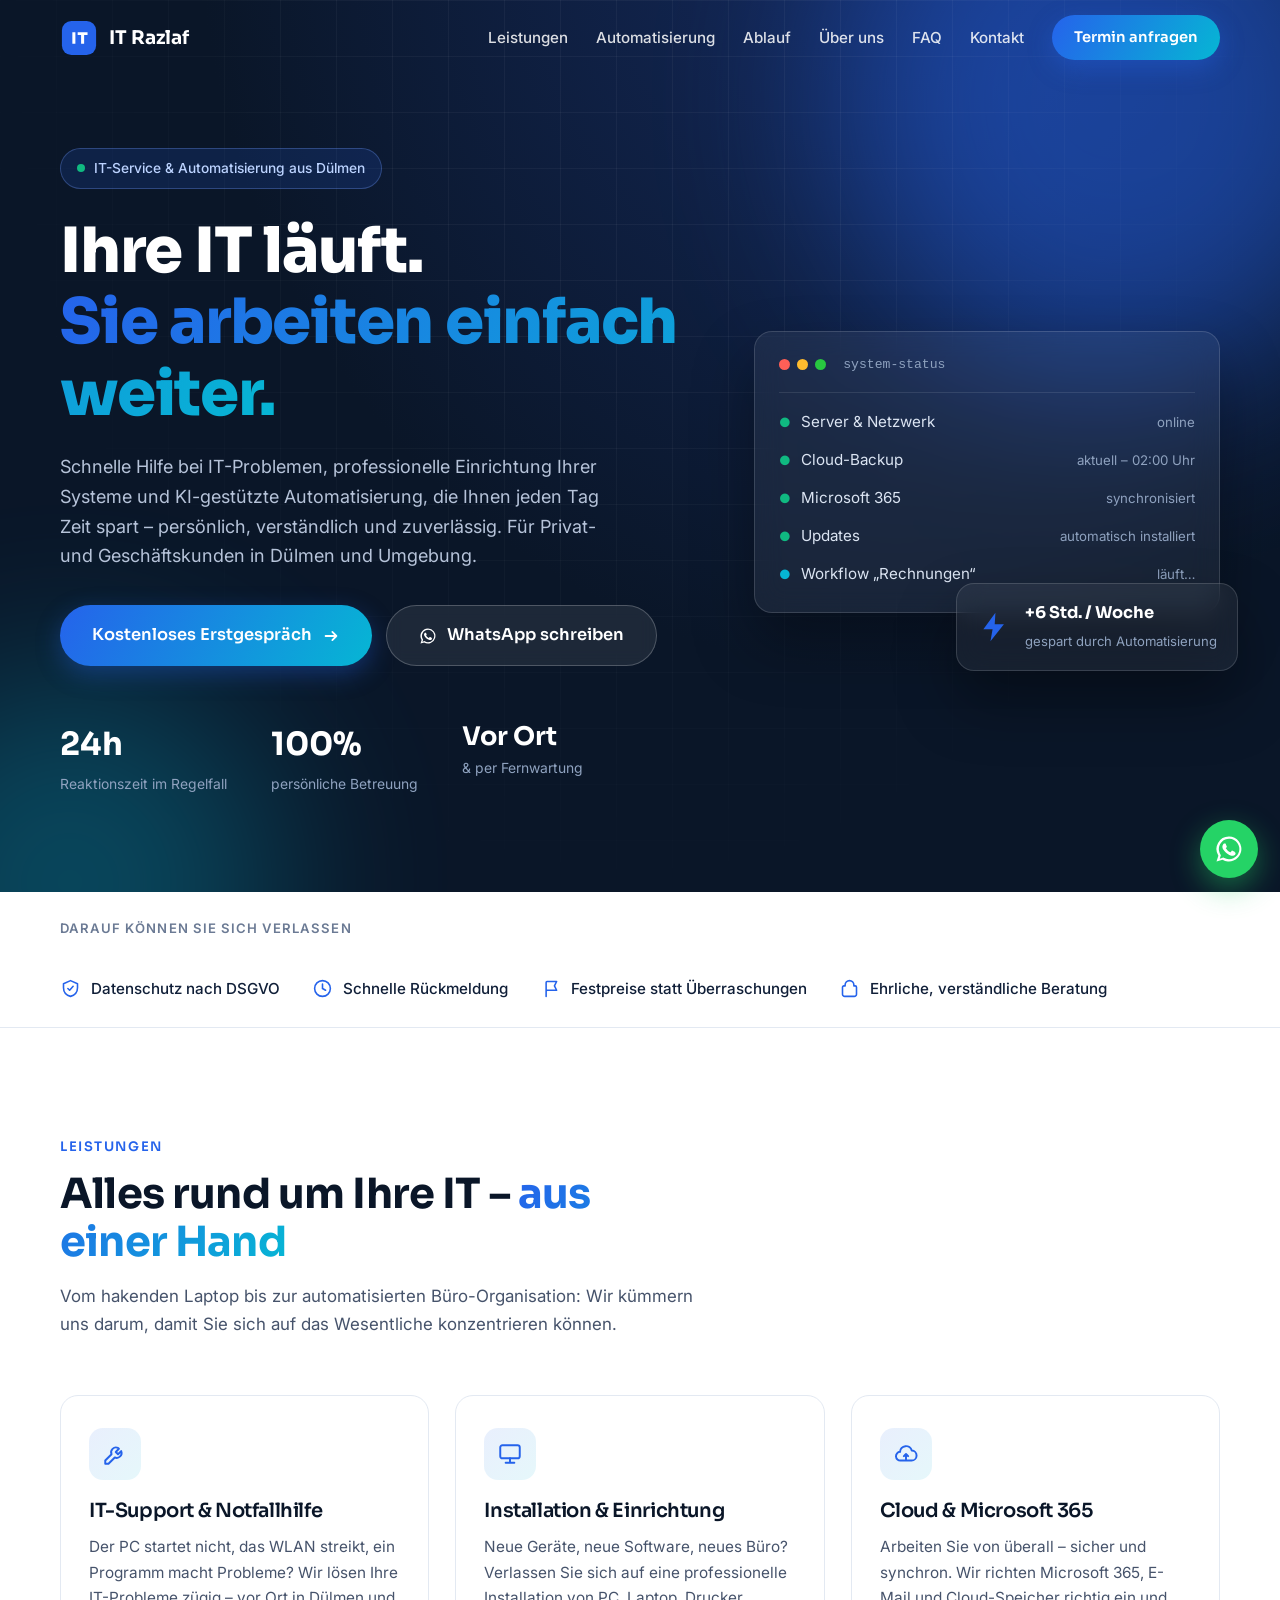
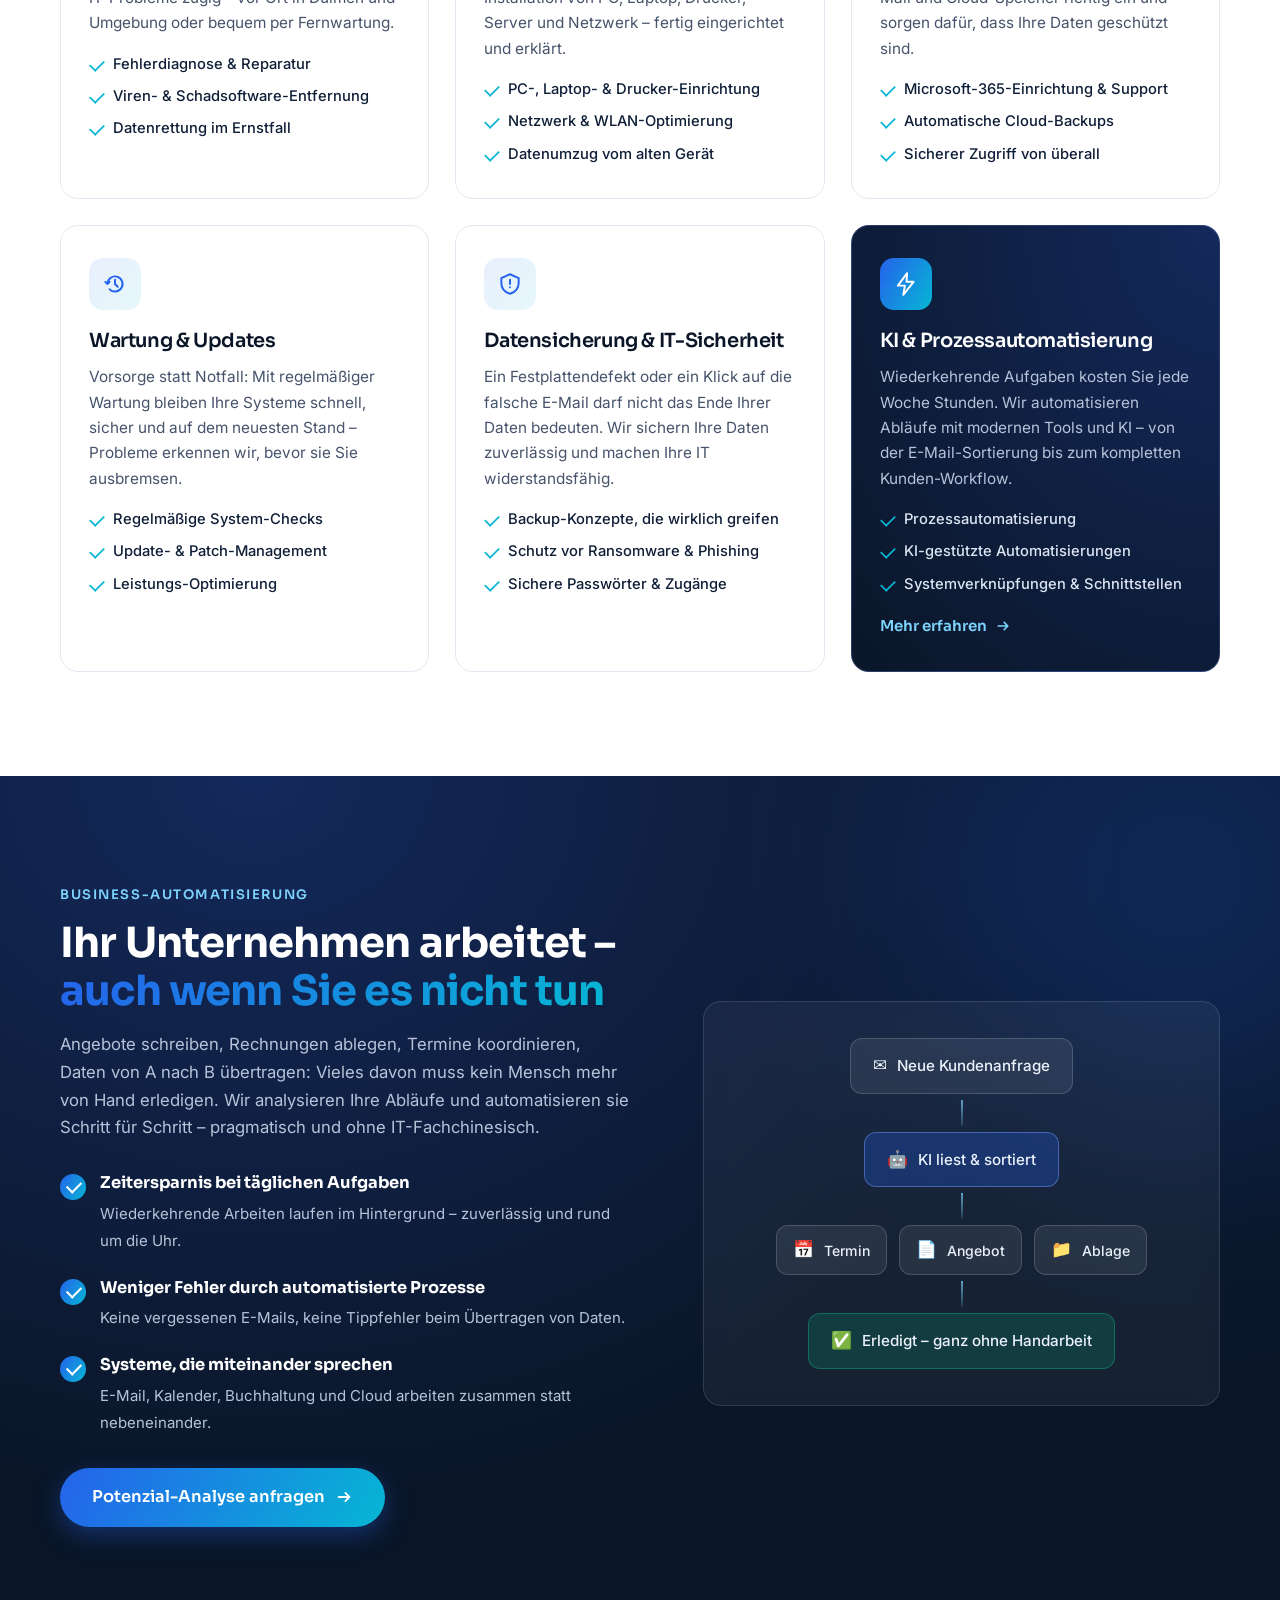
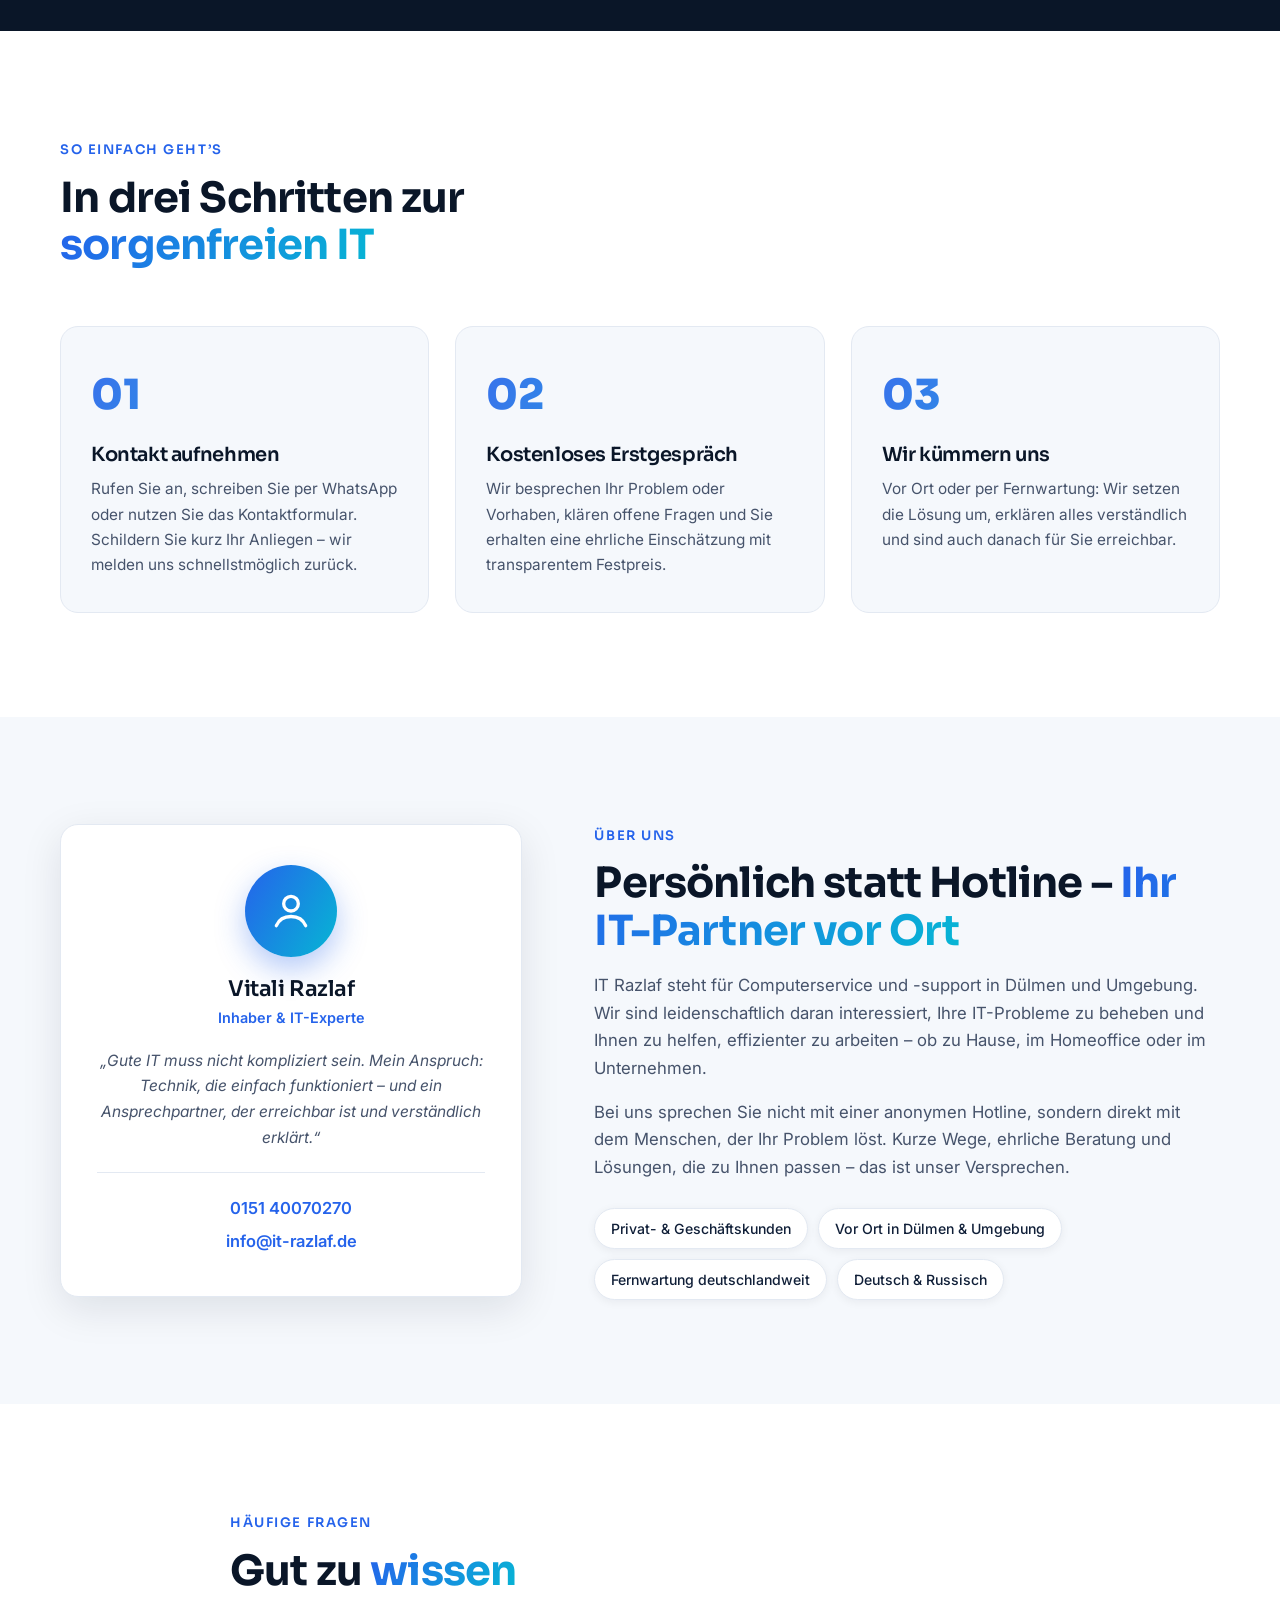
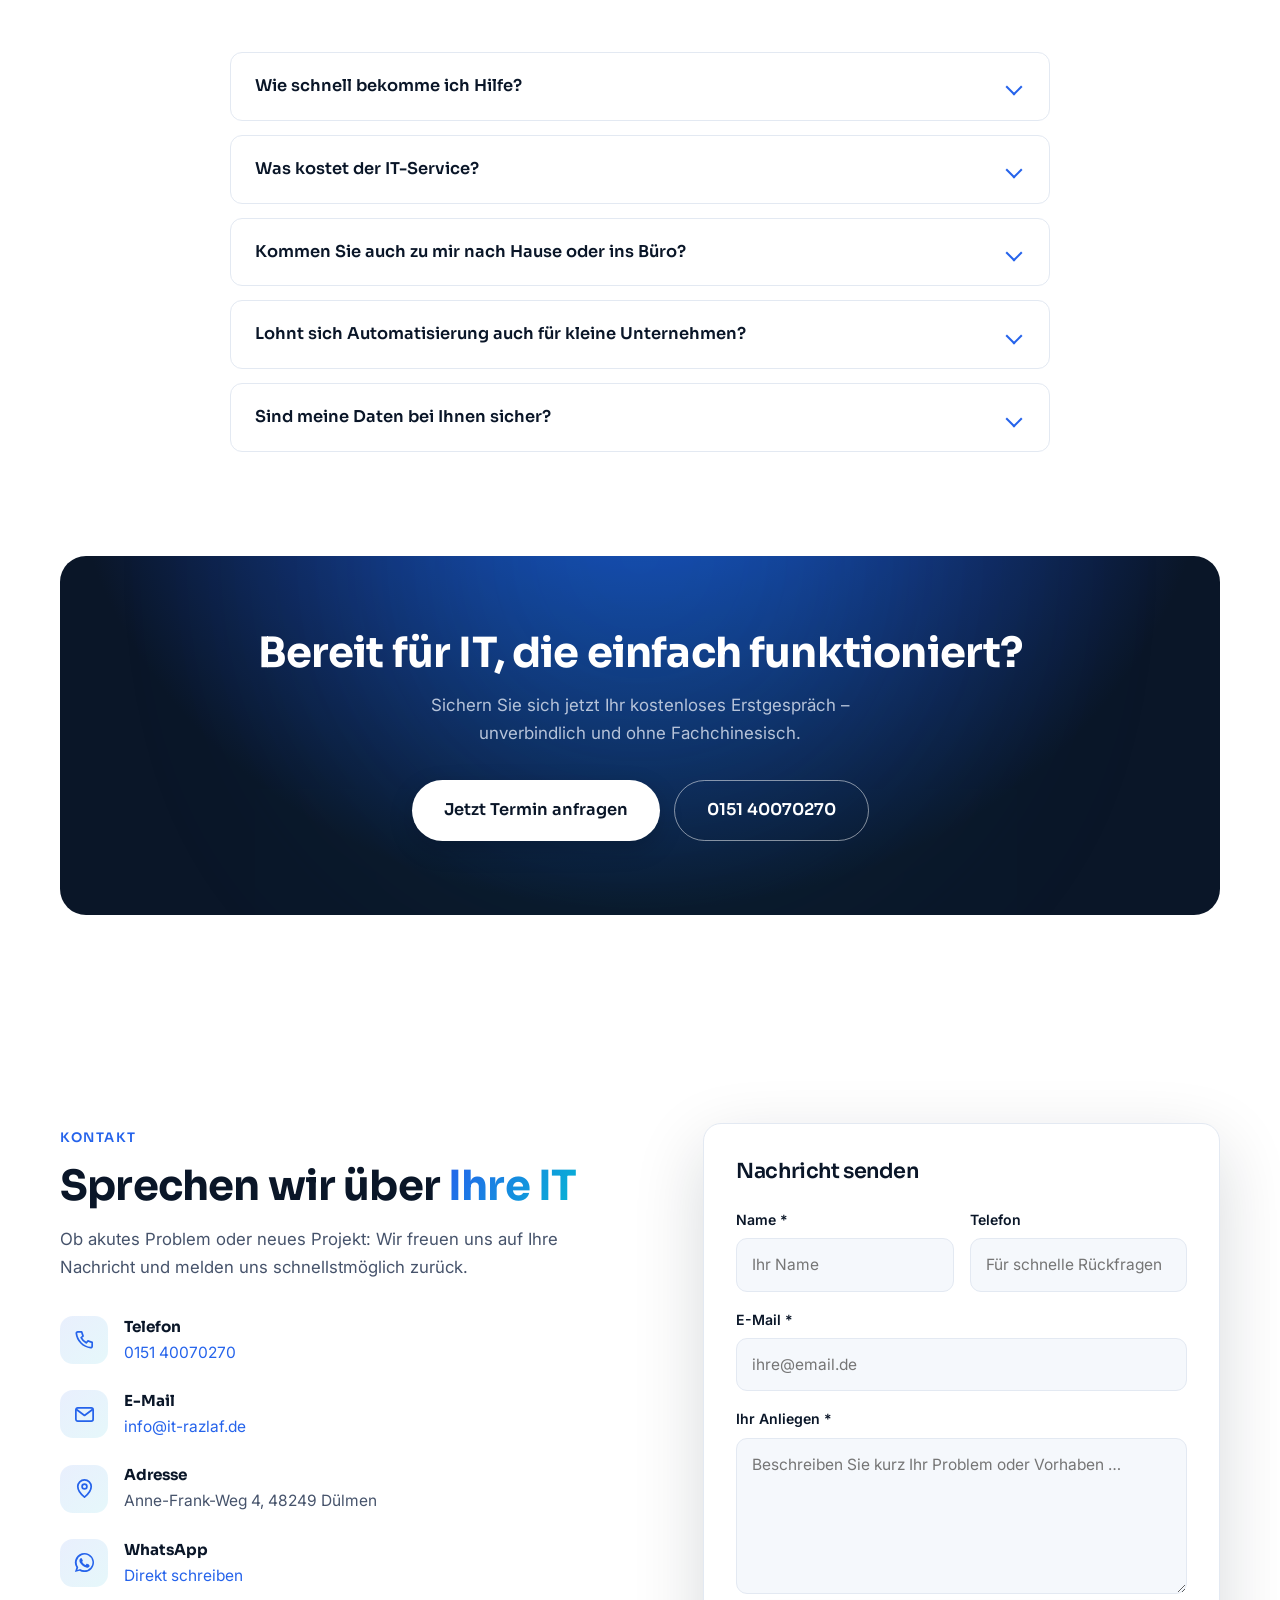
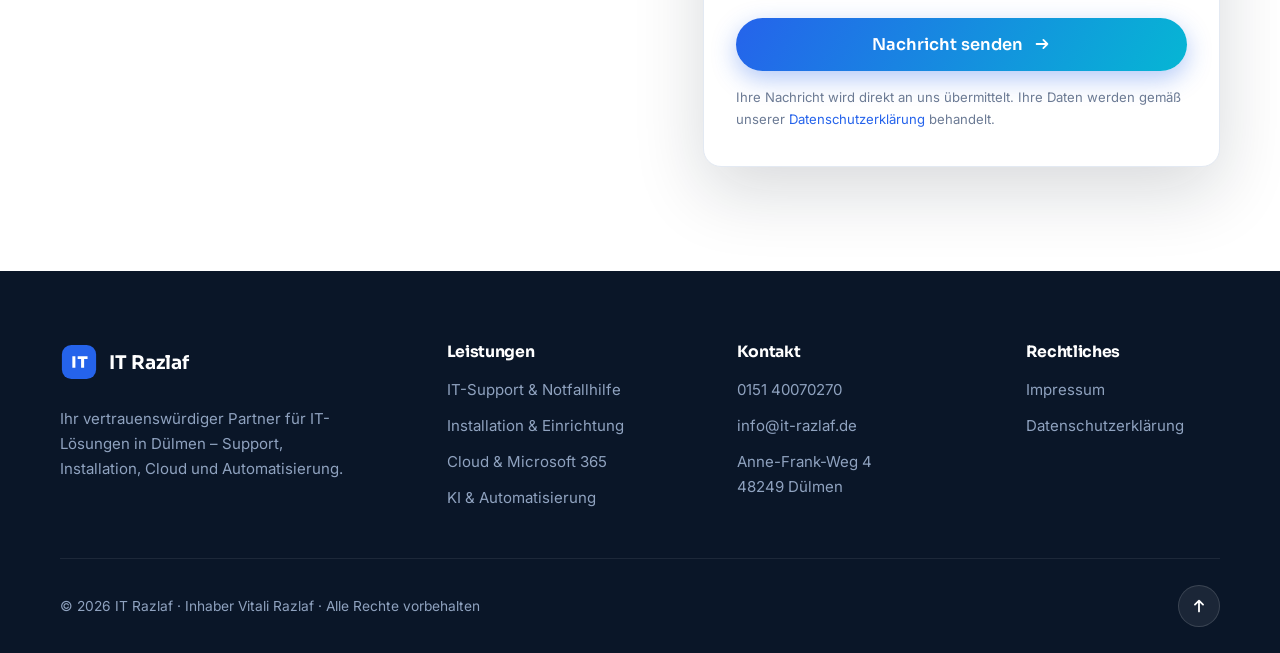
<file: index.html>
<!DOCTYPE html>
<html lang="de">
<head>
  <meta charset="UTF-8">
  <meta name="viewport" content="width=device-width, initial-scale=1.0">
  <title>IT Razlaf – IT-Service, Support &amp; KI-Automatisierung in Dülmen</title>
  <meta name="description" content="IT Razlaf ist Ihr IT-Partner in Dülmen: schneller IT-Support, professionelle Installation, Cloud- &amp; Microsoft-365-Lösungen und KI-gestützte Prozessautomatisierung für Privat- und Geschäftskunden.">
  <meta name="keywords" content="IT-Service Dülmen, Computerhilfe Dülmen, IT-Support, PC Reparatur, Microsoft 365, Cloud Backup, KI Automatisierung, IT Razlaf">
  <meta name="author" content="IT Razlaf – Vitali Razlaf">
  <meta property="og:title" content="IT Razlaf – IT-Service &amp; KI-Automatisierung in Dülmen">
  <meta property="og:description" content="Schnelle IT-Hilfe, professionelle Installation, Cloud-Lösungen und Prozessautomatisierung – persönlich, zuverlässig, aus Dülmen.">
  <meta property="og:type" content="website">
  <meta property="og:url" content="https://www.it-razlaf.de/">
  <meta property="og:locale" content="de_DE">
  <link rel="icon" href="assets/favicon.svg" type="image/svg+xml">
  <script>document.documentElement.classList.add("js");</script>
  <link rel="preconnect" href="https://fonts.googleapis.com">
  <link rel="preconnect" href="https://fonts.gstatic.com" crossorigin>
  <link href="https://fonts.googleapis.com/css2?family=Sora:wght@400;500;600;700;800&family=Inter:wght@400;500;600&display=swap" rel="stylesheet">
  <link rel="stylesheet" href="css/style.css">
  <script type="application/ld+json">
  {
    "@context": "https://schema.org",
    "@type": "LocalBusiness",
    "name": "IT Razlaf",
    "description": "IT-Service, Support und KI-Automatisierung in Dülmen und Umgebung",
    "url": "https://www.it-razlaf.de",
    "telephone": "+4915140070270",
    "email": "info@it-razlaf.de",
    "address": {
      "@type": "PostalAddress",
      "streetAddress": "Anne-Frank-Weg 4",
      "postalCode": "48249",
      "addressLocality": "Dülmen",
      "addressCountry": "DE"
    },
    "founder": { "@type": "Person", "name": "Vitali Razlaf" },
    "areaServed": "Dülmen und Umgebung",
    "priceRange": "€€"
  }
  </script>
</head>
<body>

  <!-- ===== Navigation ===== -->
  <header class="nav" id="nav">
    <div class="nav__inner container">
      <a href="#top" class="nav__brand" aria-label="IT Razlaf – Startseite">
        <span class="nav__logo" aria-hidden="true">
          <svg viewBox="0 0 40 40" fill="none"><rect x="2" y="2" width="36" height="36" rx="10" fill="url(#lg)"/><path d="M13 26V14h3.2v12H13zm5.6-12H29v2.8h-3.6V26h-3.2V16.8h-3.6V14z" fill="#fff"/><defs><linearGradient id="lg" x1="2" y1="2" x2="38" y2="38"><stop stop-color="#2563EB"/><stop offset="1" stop-color="#06B6D4"/></linearGradient></defs></svg>
        </span>
        <span class="nav__name">IT&nbsp;Razlaf</span>
      </a>
      <nav class="nav__links" id="navLinks" aria-label="Hauptnavigation">
        <a href="#leistungen">Leistungen</a>
        <a href="#automatisierung">Automatisierung</a>
        <a href="#ablauf">Ablauf</a>
        <a href="#ueber-uns">Über&nbsp;uns</a>
        <a href="#faq">FAQ</a>
        <a href="#kontakt">Kontakt</a>
        <a href="#kontakt" class="btn btn--primary btn--nav">Termin&nbsp;anfragen</a>
      </nav>
      <button class="nav__burger" id="navBurger" aria-label="Menü öffnen" aria-expanded="false" aria-controls="navLinks">
        <span></span><span></span><span></span>
      </button>
    </div>
  </header>

  <main id="top">

    <!-- ===== Hero ===== -->
    <section class="hero">
      <div class="hero__bg" aria-hidden="true">
        <div class="hero__glow hero__glow--1"></div>
        <div class="hero__glow hero__glow--2"></div>
        <div class="hero__grid"></div>
      </div>
      <div class="container hero__inner">
        <div class="hero__content reveal">
          <span class="badge">
            <span class="badge__dot" aria-hidden="true"></span>
            IT-Service &amp; Automatisierung aus Dülmen
          </span>
          <h1 class="hero__title">
            Ihre IT läuft.<br>
            <span class="text-gradient">Sie arbeiten einfach weiter.</span>
          </h1>
          <p class="hero__lead">
            Schnelle Hilfe bei IT-Problemen, professionelle Einrichtung Ihrer Systeme und
            KI-gestützte Automatisierung, die Ihnen jeden Tag Zeit spart – persönlich,
            verständlich und zuverlässig. Für Privat- und Geschäftskunden in Dülmen und Umgebung.
          </p>
          <div class="hero__actions">
            <a href="#kontakt" class="btn btn--primary btn--lg">
              Kostenloses Erstgespräch
              <svg viewBox="0 0 20 20" fill="none" aria-hidden="true"><path d="M4 10h12m0 0-4.5-4.5M16 10l-4.5 4.5" stroke="currentColor" stroke-width="2" stroke-linecap="round" stroke-linejoin="round"/></svg>
            </a>
            <a href="https://wa.me/4915140070270" class="btn btn--ghost btn--lg" target="_blank" rel="noopener">
              <svg viewBox="0 0 24 24" fill="currentColor" aria-hidden="true"><path d="M12 2a10 10 0 0 0-8.5 15.3L2 22l4.8-1.4A10 10 0 1 0 12 2Zm0 18.2a8.2 8.2 0 0 1-4.2-1.2l-.3-.2-2.9.9.9-2.8-.2-.3A8.2 8.2 0 1 1 12 20.2Zm4.5-6.1c-.2-.1-1.5-.7-1.7-.8-.2-.1-.4-.1-.6.1-.2.2-.6.8-.8 1-.1.2-.3.2-.5.1a6.7 6.7 0 0 1-3.3-2.9c-.3-.4 0-.5.2-.7l.4-.5c.1-.2.1-.3 0-.5l-.8-1.9c-.2-.5-.4-.4-.6-.4h-.5c-.2 0-.5.1-.7.3-.2.3-.9.9-.9 2.2s.9 2.5 1.1 2.7c.1.2 1.8 2.8 4.5 3.9 2.6 1.1 2.6.7 3.1.7.5-.1 1.5-.6 1.7-1.2.2-.6.2-1.1.1-1.2 0-.1-.2-.2-.4-.3Z"/></svg>
              WhatsApp schreiben
            </a>
          </div>
          <div class="hero__stats">
            <div class="stat">
              <span class="stat__value" data-count="24">0</span><span class="stat__suffix">h</span>
              <span class="stat__label">Reaktionszeit im Regelfall</span>
            </div>
            <div class="stat">
              <span class="stat__value" data-count="100">0</span><span class="stat__suffix">%</span>
              <span class="stat__label">persönliche Betreuung</span>
            </div>
            <div class="stat">
              <span class="stat__value stat__value--text">Vor Ort</span>
              <span class="stat__label">&amp; per Fernwartung</span>
            </div>
          </div>
        </div>
        <div class="hero__visual reveal" aria-hidden="true">
          <div class="hero__card hero__card--main">
            <div class="hero__card-head">
              <span class="hero__card-dot"></span><span class="hero__card-dot"></span><span class="hero__card-dot"></span>
              <span class="hero__card-title">system-status</span>
            </div>
            <ul class="hero__card-list">
              <li><span class="ok">●</span> Server &amp; Netzwerk <em>online</em></li>
              <li><span class="ok">●</span> Cloud-Backup <em>aktuell – 02:00 Uhr</em></li>
              <li><span class="ok">●</span> Microsoft 365 <em>synchronisiert</em></li>
              <li><span class="ok">●</span> Updates <em>automatisch installiert</em></li>
              <li><span class="run">●</span> Workflow „Rechnungen“ <em>läuft…</em></li>
            </ul>
          </div>
          <div class="hero__card hero__card--float">
            <svg viewBox="0 0 24 24" fill="none" aria-hidden="true"><path d="M13 2 4.5 13.5H11L9.5 22 19 10h-6.5L13 2Z" fill="url(#bolt)"/><defs><linearGradient id="bolt" x1="4" y1="2" x2="19" y2="22"><stop stop-color="#2563EB"/><stop offset="1" stop-color="#06B6D4"/></linearGradient></defs></svg>
            <div>
              <strong>+6 Std. / Woche</strong>
              <span>gespart durch Automatisierung</span>
            </div>
          </div>
        </div>
      </div>
    </section>

    <!-- ===== Trust bar ===== -->
    <section class="trust">
      <div class="container trust__inner reveal">
        <span class="trust__label">Darauf können Sie sich verlassen</span>
        <ul class="trust__items">
          <li>
            <svg viewBox="0 0 24 24" fill="none" aria-hidden="true"><path d="M12 3 4 6.5V11c0 5 3.4 8.6 8 10 4.6-1.4 8-5 8-10V6.5L12 3Z" stroke="currentColor" stroke-width="1.8" stroke-linejoin="round"/><path d="m9 12 2 2 4-4.5" stroke="currentColor" stroke-width="1.8" stroke-linecap="round" stroke-linejoin="round"/></svg>
            Datenschutz nach DSGVO
          </li>
          <li>
            <svg viewBox="0 0 24 24" fill="none" aria-hidden="true"><circle cx="12" cy="12" r="9" stroke="currentColor" stroke-width="1.8"/><path d="M12 7v5l3.5 2" stroke="currentColor" stroke-width="1.8" stroke-linecap="round"/></svg>
            Schnelle Rückmeldung
          </li>
          <li>
            <svg viewBox="0 0 24 24" fill="none" aria-hidden="true"><path d="M7 21v-7m0 0V5a1 1 0 0 1 1-1h11l-2.5 5L19 14H8a1 1 0 0 1-1 0Z" stroke="currentColor" stroke-width="1.8" stroke-linecap="round" stroke-linejoin="round"/></svg>
            Festpreise statt Überraschungen
          </li>
          <li>
            <svg viewBox="0 0 24 24" fill="none" aria-hidden="true"><path d="M17 8a5 5 0 1 0-10 0v1H5.5A1.5 1.5 0 0 0 4 10.5v8A2.5 2.5 0 0 0 6.5 21h11a2.5 2.5 0 0 0 2.5-2.5v-8A1.5 1.5 0 0 0 18.5 9H17V8Z" stroke="currentColor" stroke-width="1.8" stroke-linejoin="round"/></svg>
            Ehrliche, verständliche Beratung
          </li>
        </ul>
      </div>
    </section>

    <!-- ===== Leistungen ===== -->
    <section class="section" id="leistungen">
      <div class="container">
        <div class="section__head reveal">
          <span class="eyebrow">Leistungen</span>
          <h2>Alles rund um Ihre IT – <span class="text-gradient">aus einer Hand</span></h2>
          <p>Vom hakenden Laptop bis zur automatisierten Büro-Organisation: Wir kümmern uns darum, damit Sie sich auf das Wesentliche konzentrieren können.</p>
        </div>
        <div class="cards">
          <article class="card reveal">
            <div class="card__icon">
              <svg viewBox="0 0 24 24" fill="none" aria-hidden="true"><path d="M14.7 6.3a4.5 4.5 0 0 0-5.9 5.9L3 18v3h3l5.8-5.8a4.5 4.5 0 0 0 5.9-5.9l-2.9 2.9-2.1-2.1 2.9-2.9Z" stroke="currentColor" stroke-width="1.8" stroke-linecap="round" stroke-linejoin="round"/></svg>
            </div>
            <h3>IT-Support &amp; Notfallhilfe</h3>
            <p>Der PC startet nicht, das WLAN streikt, ein Programm macht Probleme? Wir lösen Ihre IT-Probleme zügig – vor Ort in Dülmen und Umgebung oder bequem per Fernwartung.</p>
            <ul class="card__list">
              <li>Fehlerdiagnose &amp; Reparatur</li>
              <li>Viren- &amp; Schadsoftware-Entfernung</li>
              <li>Datenrettung im Ernstfall</li>
            </ul>
          </article>
          <article class="card reveal">
            <div class="card__icon">
              <svg viewBox="0 0 24 24" fill="none" aria-hidden="true"><rect x="3" y="4" width="18" height="12" rx="2" stroke="currentColor" stroke-width="1.8"/><path d="M8 20h8m-4-4v4" stroke="currentColor" stroke-width="1.8" stroke-linecap="round"/></svg>
            </div>
            <h3>Installation &amp; Einrichtung</h3>
            <p>Neue Geräte, neue Software, neues Büro? Verlassen Sie sich auf eine professionelle Installation von PC, Laptop, Drucker, Server und Netzwerk – fertig eingerichtet und erklärt.</p>
            <ul class="card__list">
              <li>PC-, Laptop- &amp; Drucker-Einrichtung</li>
              <li>Netzwerk &amp; WLAN-Optimierung</li>
              <li>Datenumzug vom alten Gerät</li>
            </ul>
          </article>
          <article class="card reveal">
            <div class="card__icon">
              <svg viewBox="0 0 24 24" fill="none" aria-hidden="true"><path d="M7 18a4 4 0 0 1-.5-8 5.5 5.5 0 0 1 10.8-1.2A4.5 4.5 0 0 1 17 18H7Z" stroke="currentColor" stroke-width="1.8" stroke-linejoin="round"/><path d="M12 12v5m0-5-2 2m2-2 2 2" stroke="currentColor" stroke-width="1.8" stroke-linecap="round" stroke-linejoin="round"/></svg>
            </div>
            <h3>Cloud &amp; Microsoft 365</h3>
            <p>Arbeiten Sie von überall – sicher und synchron. Wir richten Microsoft 365, E-Mail und Cloud-Speicher richtig ein und sorgen dafür, dass Ihre Daten geschützt sind.</p>
            <ul class="card__list">
              <li>Microsoft-365-Einrichtung &amp; Support</li>
              <li>Automatische Cloud-Backups</li>
              <li>Sicherer Zugriff von überall</li>
            </ul>
          </article>
          <article class="card reveal">
            <div class="card__icon">
              <svg viewBox="0 0 24 24" fill="none" aria-hidden="true"><path d="M12 8v4l2.5 2.5" stroke="currentColor" stroke-width="1.8" stroke-linecap="round"/><path d="M5 12a7 7 0 1 1 2 4.9M5 12l-2-2m2 2 2-2" stroke="currentColor" stroke-width="1.8" stroke-linecap="round" stroke-linejoin="round"/></svg>
            </div>
            <h3>Wartung &amp; Updates</h3>
            <p>Vorsorge statt Notfall: Mit regelmäßiger Wartung bleiben Ihre Systeme schnell, sicher und auf dem neuesten Stand – Probleme erkennen wir, bevor sie Sie ausbremsen.</p>
            <ul class="card__list">
              <li>Regelmäßige System-Checks</li>
              <li>Update- &amp; Patch-Management</li>
              <li>Leistungs-Optimierung</li>
            </ul>
          </article>
          <article class="card reveal">
            <div class="card__icon">
              <svg viewBox="0 0 24 24" fill="none" aria-hidden="true"><path d="M12 3 4 6.5V11c0 5 3.4 8.6 8 10 4.6-1.4 8-5 8-10V6.5L12 3Z" stroke="currentColor" stroke-width="1.8" stroke-linejoin="round"/><path d="M12 8v4m0 3h.01" stroke="currentColor" stroke-width="1.8" stroke-linecap="round"/></svg>
            </div>
            <h3>Datensicherung &amp; IT-Sicherheit</h3>
            <p>Ein Festplattendefekt oder ein Klick auf die falsche E-Mail darf nicht das Ende Ihrer Daten bedeuten. Wir sichern Ihre Daten zuverlässig und machen Ihre IT widerstandsfähig.</p>
            <ul class="card__list">
              <li>Backup-Konzepte, die wirklich greifen</li>
              <li>Schutz vor Ransomware &amp; Phishing</li>
              <li>Sichere Passwörter &amp; Zugänge</li>
            </ul>
          </article>
          <article class="card card--highlight reveal">
            <div class="card__icon">
              <svg viewBox="0 0 24 24" fill="none" aria-hidden="true"><path d="M13 2 4.5 13.5H11L9.5 22 19 10h-6.5L13 2Z" stroke="currentColor" stroke-width="1.8" stroke-linejoin="round"/></svg>
            </div>
            <h3>KI &amp; Prozessautomatisierung</h3>
            <p>Wiederkehrende Aufgaben kosten Sie jede Woche Stunden. Wir automatisieren Abläufe mit modernen Tools und KI – von der E-Mail-Sortierung bis zum kompletten Kunden-Workflow.</p>
            <ul class="card__list">
              <li>Prozessautomatisierung</li>
              <li>KI-gestützte Automatisierungen</li>
              <li>Systemverknüpfungen &amp; Schnittstellen</li>
            </ul>
            <a href="#automatisierung" class="card__link">Mehr erfahren
              <svg viewBox="0 0 20 20" fill="none" aria-hidden="true"><path d="M4 10h12m0 0-4.5-4.5M16 10l-4.5 4.5" stroke="currentColor" stroke-width="2" stroke-linecap="round" stroke-linejoin="round"/></svg>
            </a>
          </article>
        </div>
      </div>
    </section>

    <!-- ===== Automatisierung Spotlight ===== -->
    <section class="section section--dark" id="automatisierung">
      <div class="section--dark__glow" aria-hidden="true"></div>
      <div class="container split">
        <div class="split__text reveal">
          <span class="eyebrow eyebrow--light">Business-Automatisierung</span>
          <h2>Ihr Unternehmen arbeitet – <span class="text-gradient">auch wenn Sie es nicht tun</span></h2>
          <p>
            Angebote schreiben, Rechnungen ablegen, Termine koordinieren, Daten von A nach B übertragen:
            Vieles davon muss kein Mensch mehr von Hand erledigen. Wir analysieren Ihre Abläufe und
            automatisieren sie Schritt für Schritt – pragmatisch und ohne IT-Fachchinesisch.
          </p>
          <ul class="checklist">
            <li>
              <strong>Zeitersparnis bei täglichen Aufgaben</strong>
              <span>Wiederkehrende Arbeiten laufen im Hintergrund – zuverlässig und rund um die Uhr.</span>
            </li>
            <li>
              <strong>Weniger Fehler durch automatisierte Prozesse</strong>
              <span>Keine vergessenen E-Mails, keine Tippfehler beim Übertragen von Daten.</span>
            </li>
            <li>
              <strong>Systeme, die miteinander sprechen</strong>
              <span>E-Mail, Kalender, Buchhaltung und Cloud arbeiten zusammen statt nebeneinander.</span>
            </li>
          </ul>
          <a href="#kontakt" class="btn btn--primary btn--lg">Potenzial-Analyse anfragen
            <svg viewBox="0 0 20 20" fill="none" aria-hidden="true"><path d="M4 10h12m0 0-4.5-4.5M16 10l-4.5 4.5" stroke="currentColor" stroke-width="2" stroke-linecap="round" stroke-linejoin="round"/></svg>
          </a>
        </div>
        <div class="split__visual reveal" aria-hidden="true">
          <div class="flow">
            <div class="flow__node"><span class="flow__icon">✉️</span> Neue Kundenanfrage</div>
            <div class="flow__arrow"></div>
            <div class="flow__node flow__node--ai"><span class="flow__icon">🤖</span> KI liest &amp; sortiert</div>
            <div class="flow__arrow"></div>
            <div class="flow__row">
              <div class="flow__node flow__node--sm"><span class="flow__icon">📅</span> Termin</div>
              <div class="flow__node flow__node--sm"><span class="flow__icon">📄</span> Angebot</div>
              <div class="flow__node flow__node--sm"><span class="flow__icon">📁</span> Ablage</div>
            </div>
            <div class="flow__arrow"></div>
            <div class="flow__node flow__node--done"><span class="flow__icon">✅</span> Erledigt – ganz ohne Handarbeit</div>
          </div>
        </div>
      </div>
    </section>

    <!-- ===== Ablauf ===== -->
    <section class="section" id="ablauf">
      <div class="container">
        <div class="section__head reveal">
          <span class="eyebrow">So einfach geht’s</span>
          <h2>In drei Schritten zur <span class="text-gradient">sorgenfreien IT</span></h2>
        </div>
        <div class="steps">
          <div class="step reveal">
            <span class="step__num">01</span>
            <h3>Kontakt aufnehmen</h3>
            <p>Rufen Sie an, schreiben Sie per WhatsApp oder nutzen Sie das Kontaktformular. Schildern Sie kurz Ihr Anliegen – wir melden uns schnellstmöglich zurück.</p>
          </div>
          <div class="step reveal">
            <span class="step__num">02</span>
            <h3>Kostenloses Erstgespräch</h3>
            <p>Wir besprechen Ihr Problem oder Vorhaben, klären offene Fragen und Sie erhalten eine ehrliche Einschätzung mit transparentem Festpreis.</p>
          </div>
          <div class="step reveal">
            <span class="step__num">03</span>
            <h3>Wir kümmern uns</h3>
            <p>Vor Ort oder per Fernwartung: Wir setzen die Lösung um, erklären alles verständlich und sind auch danach für Sie erreichbar.</p>
          </div>
        </div>
      </div>
    </section>

    <!-- ===== Über uns ===== -->
    <section class="section section--tint" id="ueber-uns">
      <div class="container split split--about">
        <div class="split__visual reveal">
          <div class="about-card">
            <div class="about-card__avatar" aria-hidden="true">
              <svg viewBox="0 0 24 24" fill="none"><circle cx="12" cy="8" r="4" stroke="currentColor" stroke-width="1.8"/><path d="M4 20c1.5-3.5 4.5-5 8-5s6.5 1.5 8 5" stroke="currentColor" stroke-width="1.8" stroke-linecap="round"/></svg>
            </div>
            <h3>Vitali Razlaf</h3>
            <span class="about-card__role">Inhaber &amp; IT-Experte</span>
            <p>„Gute IT muss nicht kompliziert sein. Mein Anspruch: Technik, die einfach funktioniert – und ein Ansprechpartner, der erreichbar ist und verständlich erklärt.“</p>
            <div class="about-card__contact">
              <a href="tel:+4915140070270">0151&nbsp;40070270</a>
              <a href="mailto:info@it-razlaf.de">info@it-razlaf.de</a>
            </div>
          </div>
        </div>
        <div class="split__text reveal">
          <span class="eyebrow">Über uns</span>
          <h2>Persönlich statt Hotline – <span class="text-gradient">Ihr IT-Partner vor Ort</span></h2>
          <p>
            IT Razlaf steht für Computerservice und -support in Dülmen und Umgebung. Wir sind
            leidenschaftlich daran interessiert, Ihre IT-Probleme zu beheben und Ihnen zu helfen,
            effizienter zu arbeiten – ob zu Hause, im Homeoffice oder im Unternehmen.
          </p>
          <p>
            Bei uns sprechen Sie nicht mit einer anonymen Hotline, sondern direkt mit dem Menschen,
            der Ihr Problem löst. Kurze Wege, ehrliche Beratung und Lösungen, die zu Ihnen passen –
            das ist unser Versprechen.
          </p>
          <div class="pills">
            <span class="pill">Privat- &amp; Geschäftskunden</span>
            <span class="pill">Vor Ort in Dülmen &amp; Umgebung</span>
            <span class="pill">Fernwartung deutschlandweit</span>
            <span class="pill">Deutsch &amp; Russisch</span>
          </div>
        </div>
      </div>
    </section>

    <!-- ===== FAQ ===== -->
    <section class="section" id="faq">
      <div class="container container--narrow">
        <div class="section__head reveal">
          <span class="eyebrow">Häufige Fragen</span>
          <h2>Gut zu <span class="text-gradient">wissen</span></h2>
        </div>
        <div class="faq reveal">
          <details class="faq__item">
            <summary>Wie schnell bekomme ich Hilfe?<span class="faq__chevron" aria-hidden="true"></span></summary>
            <p>Im Regelfall melden wir uns innerhalb von 24 Stunden zurück – bei dringenden Problemen oft deutlich schneller. Viele Anliegen lösen wir direkt per Fernwartung, ohne dass Sie auf einen Termin warten müssen.</p>
          </details>
          <details class="faq__item">
            <summary>Was kostet der IT-Service?<span class="faq__chevron" aria-hidden="true"></span></summary>
            <p>Das Erstgespräch ist kostenlos. Danach erhalten Sie eine transparente Einschätzung mit Festpreis, bevor wir loslegen – ohne versteckte Kosten und ohne Überraschungen auf der Rechnung.</p>
          </details>
          <details class="faq__item">
            <summary>Kommen Sie auch zu mir nach Hause oder ins Büro?<span class="faq__chevron" aria-hidden="true"></span></summary>
            <p>Ja. Wir sind in Dülmen und Umgebung vor Ort für Sie da – bei Ihnen zu Hause oder in Ihrem Unternehmen. Vieles lässt sich zusätzlich schnell und sicher per Fernwartung erledigen.</p>
          </details>
          <details class="faq__item">
            <summary>Lohnt sich Automatisierung auch für kleine Unternehmen?<span class="faq__chevron" aria-hidden="true"></span></summary>
            <p>Gerade für kleine Teams lohnt sie sich besonders: Schon wenige automatisierte Abläufe – etwa bei E-Mails, Terminen oder der Dokumentenablage – sparen mehrere Stunden pro Woche. Wir starten bewusst klein und bauen dann aus, was sich bewährt.</p>
          </details>
          <details class="faq__item">
            <summary>Sind meine Daten bei Ihnen sicher?<span class="faq__chevron" aria-hidden="true"></span></summary>
            <p>Absolut. Wir arbeiten nach DSGVO, gehen vertraulich mit Ihren Daten um und beraten Sie zusätzlich, wie Sie Ihre eigenen Systeme mit Backups und sinnvollen Sicherheitsmaßnahmen schützen.</p>
          </details>
        </div>
      </div>
    </section>

    <!-- ===== CTA Banner ===== -->
    <section class="cta">
      <div class="container">
        <div class="cta__box reveal">
          <div class="cta__glow" aria-hidden="true"></div>
          <h2>Bereit für IT, die einfach funktioniert?</h2>
          <p>Sichern Sie sich jetzt Ihr kostenloses Erstgespräch – unverbindlich und ohne Fachchinesisch.</p>
          <div class="cta__actions">
            <a href="#kontakt" class="btn btn--light btn--lg">Jetzt Termin anfragen</a>
            <a href="tel:+4915140070270" class="btn btn--outline-light btn--lg">0151 40070270</a>
          </div>
        </div>
      </div>
    </section>

    <!-- ===== Kontakt ===== -->
    <section class="section" id="kontakt">
      <div class="container split split--contact">
        <div class="split__text reveal">
          <span class="eyebrow">Kontakt</span>
          <h2>Sprechen wir über <span class="text-gradient">Ihre IT</span></h2>
          <p>Ob akutes Problem oder neues Projekt: Wir freuen uns auf Ihre Nachricht und melden uns schnellstmöglich zurück.</p>
          <ul class="contact-list">
            <li>
              <span class="contact-list__icon">
                <svg viewBox="0 0 24 24" fill="none" aria-hidden="true"><path d="M5 4h4l1.5 4.5-2 1.5a12 12 0 0 0 5.5 5.5l1.5-2L20 15v4a1.5 1.5 0 0 1-1.7 1.5C10.6 19.6 4.4 13.4 3.5 5.7A1.5 1.5 0 0 1 5 4Z" stroke="currentColor" stroke-width="1.8" stroke-linejoin="round"/></svg>
              </span>
              <div><strong>Telefon</strong><a href="tel:+4915140070270">0151 40070270</a></div>
            </li>
            <li>
              <span class="contact-list__icon">
                <svg viewBox="0 0 24 24" fill="none" aria-hidden="true"><rect x="3" y="5" width="18" height="14" rx="2" stroke="currentColor" stroke-width="1.8"/><path d="m4 7 8 6 8-6" stroke="currentColor" stroke-width="1.8" stroke-linecap="round" stroke-linejoin="round"/></svg>
              </span>
              <div><strong>E-Mail</strong><a href="mailto:info@it-razlaf.de">info@it-razlaf.de</a></div>
            </li>
            <li>
              <span class="contact-list__icon">
                <svg viewBox="0 0 24 24" fill="none" aria-hidden="true"><path d="M12 21s7-5.5 7-11a7 7 0 1 0-14 0c0 5.5 7 11 7 11Z" stroke="currentColor" stroke-width="1.8" stroke-linejoin="round"/><circle cx="12" cy="10" r="2.5" stroke="currentColor" stroke-width="1.8"/></svg>
              </span>
              <div><strong>Adresse</strong><span>Anne-Frank-Weg 4, 48249 Dülmen</span></div>
            </li>
            <li>
              <span class="contact-list__icon">
                <svg viewBox="0 0 24 24" fill="currentColor" aria-hidden="true"><path d="M12 2a10 10 0 0 0-8.5 15.3L2 22l4.8-1.4A10 10 0 1 0 12 2Zm0 18.2a8.2 8.2 0 0 1-4.2-1.2l-.3-.2-2.9.9.9-2.8-.2-.3A8.2 8.2 0 1 1 12 20.2Zm4.5-6.1c-.2-.1-1.5-.7-1.7-.8-.2-.1-.4-.1-.6.1-.2.2-.6.8-.8 1-.1.2-.3.2-.5.1a6.7 6.7 0 0 1-3.3-2.9c-.3-.4 0-.5.2-.7l.4-.5c.1-.2.1-.3 0-.5l-.8-1.9c-.2-.5-.4-.4-.6-.4h-.5c-.2 0-.5.1-.7.3-.2.3-.9.9-.9 2.2s.9 2.5 1.1 2.7c.1.2 1.8 2.8 4.5 3.9 2.6 1.1 2.6.7 3.1.7.5-.1 1.5-.6 1.7-1.2.2-.6.2-1.1.1-1.2 0-.1-.2-.2-.4-.3Z"/></svg>
              </span>
              <div><strong>WhatsApp</strong><a href="https://wa.me/4915140070270" target="_blank" rel="noopener">Direkt schreiben</a></div>
            </li>
          </ul>
        </div>
        <div class="split__visual reveal">
          <form class="form" id="contactForm" action="kontakt.php" method="POST" novalidate>
            <h3>Nachricht senden</h3>
            <input type="text" name="_honey" tabindex="-1" autocomplete="off" style="position:absolute;left:-9999px;" aria-hidden="true">
            <div class="form__row">
              <label class="form__field">
                <span>Name *</span>
                <input type="text" name="name" required autocomplete="name" placeholder="Ihr Name">
              </label>
              <label class="form__field">
                <span>Telefon</span>
                <input type="tel" name="phone" autocomplete="tel" placeholder="Für schnelle Rückfragen">
              </label>
            </div>
            <label class="form__field">
              <span>E-Mail *</span>
              <input type="email" name="email" required autocomplete="email" placeholder="ihre@email.de">
            </label>
            <label class="form__field">
              <span>Ihr Anliegen *</span>
              <textarea name="message" rows="5" required placeholder="Beschreiben Sie kurz Ihr Problem oder Vorhaben …"></textarea>
            </label>
            <button type="submit" class="btn btn--primary btn--lg btn--block" id="formSubmitBtn">
              Nachricht senden
              <svg viewBox="0 0 20 20" fill="none" aria-hidden="true"><path d="M4 10h12m0 0-4.5-4.5M16 10l-4.5 4.5" stroke="currentColor" stroke-width="2" stroke-linecap="round" stroke-linejoin="round"/></svg>
            </button>
            <p class="form__status" id="formStatus" role="status" aria-live="polite"></p>
            <p class="form__hint">Ihre Nachricht wird direkt an uns übermittelt. Ihre Daten werden gemäß unserer <a href="datenschutz.html">Datenschutzerklärung</a> behandelt.</p>
          </form>
        </div>
      </div>
    </section>
  </main>

  <!-- ===== Footer ===== -->
  <footer class="footer">
    <div class="container footer__inner">
      <div class="footer__brand">
        <a href="#top" class="nav__brand" aria-label="IT Razlaf – nach oben">
          <span class="nav__logo" aria-hidden="true">
            <svg viewBox="0 0 40 40" fill="none"><rect x="2" y="2" width="36" height="36" rx="10" fill="url(#lgf)"/><path d="M13 26V14h3.2v12H13zm5.6-12H29v2.8h-3.6V26h-3.2V16.8h-3.6V14z" fill="#fff"/><defs><linearGradient id="lgf" x1="2" y1="2" x2="38" y2="38"><stop stop-color="#2563EB"/><stop offset="1" stop-color="#06B6D4"/></linearGradient></defs></svg>
          </span>
          <span class="nav__name">IT&nbsp;Razlaf</span>
        </a>
        <p>Ihr vertrauenswürdiger Partner für IT-Lösungen in Dülmen – Support, Installation, Cloud und Automatisierung.</p>
      </div>
      <div class="footer__col">
        <h4>Leistungen</h4>
        <a href="#leistungen">IT-Support &amp; Notfallhilfe</a>
        <a href="#leistungen">Installation &amp; Einrichtung</a>
        <a href="#leistungen">Cloud &amp; Microsoft 365</a>
        <a href="#automatisierung">KI &amp; Automatisierung</a>
      </div>
      <div class="footer__col">
        <h4>Kontakt</h4>
        <a href="tel:+4915140070270">0151 40070270</a>
        <a href="mailto:info@it-razlaf.de">info@it-razlaf.de</a>
        <span>Anne-Frank-Weg 4<br>48249 Dülmen</span>
      </div>
      <div class="footer__col">
        <h4>Rechtliches</h4>
        <a href="impressum.html">Impressum</a>
        <a href="datenschutz.html">Datenschutzerklärung</a>
      </div>
    </div>
    <div class="container footer__bottom">
      <span>© <span id="year">2026</span> IT Razlaf · Inhaber Vitali Razlaf · Alle Rechte vorbehalten</span>
      <a href="#top" class="footer__top" aria-label="Nach oben scrollen">
        <svg viewBox="0 0 20 20" fill="none" aria-hidden="true"><path d="M10 16V4m0 0L5.5 8.5M10 4l4.5 4.5" stroke="currentColor" stroke-width="2" stroke-linecap="round" stroke-linejoin="round"/></svg>
      </a>
    </div>
  </footer>

  <!-- WhatsApp Floating Button -->
  <a href="https://wa.me/4915140070270" class="whatsapp-fab" target="_blank" rel="noopener" aria-label="Per WhatsApp kontaktieren">
    <svg viewBox="0 0 24 24" fill="currentColor" aria-hidden="true"><path d="M12 2a10 10 0 0 0-8.5 15.3L2 22l4.8-1.4A10 10 0 1 0 12 2Zm0 18.2a8.2 8.2 0 0 1-4.2-1.2l-.3-.2-2.9.9.9-2.8-.2-.3A8.2 8.2 0 1 1 12 20.2Zm4.5-6.1c-.2-.1-1.5-.7-1.7-.8-.2-.1-.4-.1-.6.1-.2.2-.6.8-.8 1-.1.2-.3.2-.5.1a6.7 6.7 0 0 1-3.3-2.9c-.3-.4 0-.5.2-.7l.4-.5c.1-.2.1-.3 0-.5l-.8-1.9c-.2-.5-.4-.4-.6-.4h-.5c-.2 0-.5.1-.7.3-.2.3-.9.9-.9 2.2s.9 2.5 1.1 2.7c.1.2 1.8 2.8 4.5 3.9 2.6 1.1 2.6.7 3.1.7.5-.1 1.5-.6 1.7-1.2.2-.6.2-1.1.1-1.2 0-.1-.2-.2-.4-.3Z"/></svg>
  </a>

  <script src="js/main.js"></script>
</body>
</html>
</file>
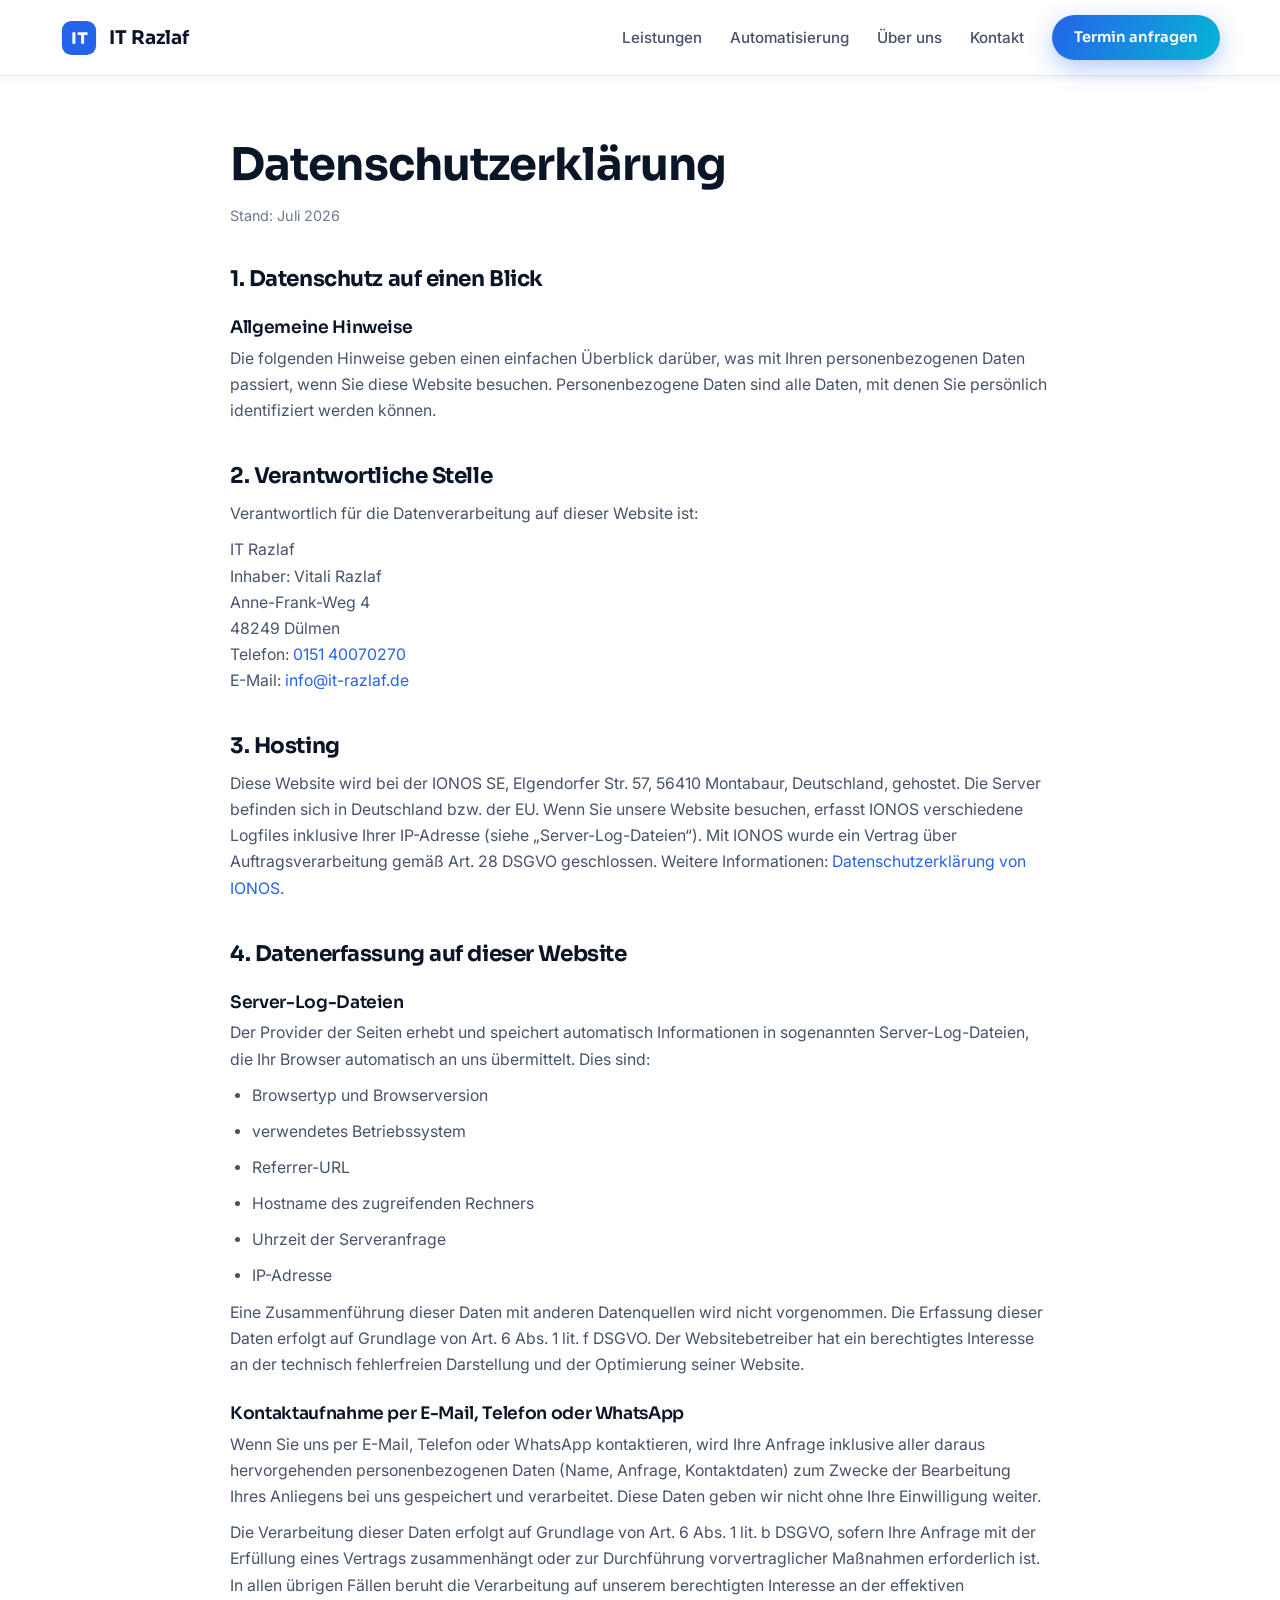
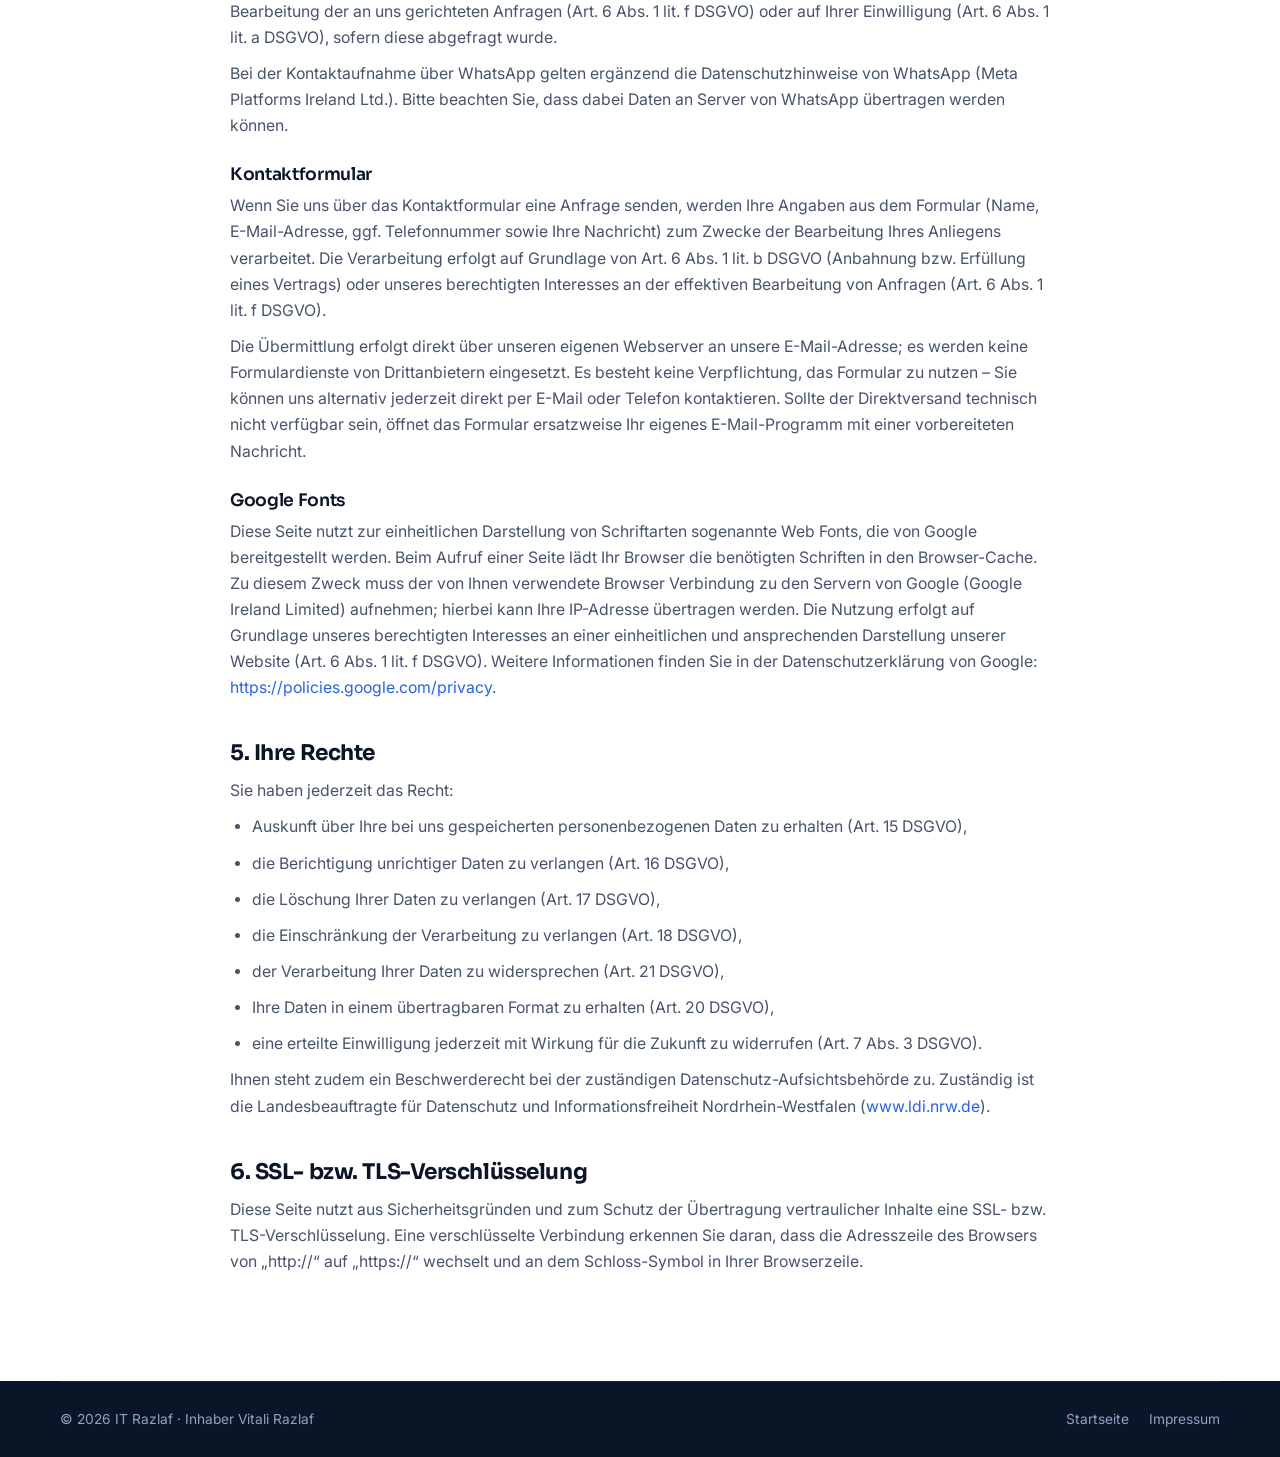
<file: datenschutz.html>
<!DOCTYPE html>
<html lang="de">
<head>
  <meta charset="UTF-8">
  <meta name="viewport" content="width=device-width, initial-scale=1.0">
  <title>Datenschutzerklärung – IT Razlaf</title>
  <meta name="description" content="Datenschutzerklärung von IT Razlaf, Dülmen.">
  <meta name="robots" content="noindex, follow">
  <link rel="icon" href="assets/favicon.svg" type="image/svg+xml">
  <script>document.documentElement.classList.add("js");</script>
  <link rel="preconnect" href="https://fonts.googleapis.com">
  <link rel="preconnect" href="https://fonts.gstatic.com" crossorigin>
  <link href="https://fonts.googleapis.com/css2?family=Sora:wght@400;500;600;700;800&family=Inter:wght@400;500;600&display=swap" rel="stylesheet">
  <link rel="stylesheet" href="css/style.css">
</head>
<body>

  <header class="nav nav--solid" id="nav">
    <div class="nav__inner container">
      <a href="index.html" class="nav__brand" aria-label="IT Razlaf – Startseite">
        <span class="nav__logo" aria-hidden="true">
          <svg viewBox="0 0 40 40" fill="none"><rect x="2" y="2" width="36" height="36" rx="10" fill="url(#lg)"/><path d="M13 26V14h3.2v12H13zm5.6-12H29v2.8h-3.6V26h-3.2V16.8h-3.6V14z" fill="#fff"/><defs><linearGradient id="lg" x1="2" y1="2" x2="38" y2="38"><stop stop-color="#2563EB"/><stop offset="1" stop-color="#06B6D4"/></linearGradient></defs></svg>
        </span>
        <span class="nav__name">IT&nbsp;Razlaf</span>
      </a>
      <nav class="nav__links" id="navLinks" aria-label="Hauptnavigation">
        <a href="index.html#leistungen">Leistungen</a>
        <a href="index.html#automatisierung">Automatisierung</a>
        <a href="index.html#ueber-uns">Über&nbsp;uns</a>
        <a href="index.html#kontakt">Kontakt</a>
        <a href="index.html#kontakt" class="btn btn--primary btn--nav">Termin&nbsp;anfragen</a>
      </nav>
      <button class="nav__burger" id="navBurger" aria-label="Menü öffnen" aria-expanded="false" aria-controls="navLinks">
        <span></span><span></span><span></span>
      </button>
    </div>
  </header>

  <main class="legal">
    <div class="container container--narrow">
      <h1>Datenschutzerklärung</h1>
      <span class="legal__updated">Stand: Juli 2026</span>

      <h2>1. Datenschutz auf einen Blick</h2>
      <h3>Allgemeine Hinweise</h3>
      <p>
        Die folgenden Hinweise geben einen einfachen Überblick darüber, was mit Ihren
        personenbezogenen Daten passiert, wenn Sie diese Website besuchen. Personenbezogene Daten
        sind alle Daten, mit denen Sie persönlich identifiziert werden können.
      </p>

      <h2>2. Verantwortliche Stelle</h2>
      <p>
        Verantwortlich für die Datenverarbeitung auf dieser Website ist:
      </p>
      <p>
        IT Razlaf<br>
        Inhaber: Vitali Razlaf<br>
        Anne-Frank-Weg 4<br>
        48249 Dülmen<br>
        Telefon: <a href="tel:+4915140070270">0151 40070270</a><br>
        E-Mail: <a href="mailto:info@it-razlaf.de">info@it-razlaf.de</a>
      </p>

      <h2>3. Hosting</h2>
      <p>
        Diese Website wird bei der IONOS SE, Elgendorfer Str. 57, 56410 Montabaur, Deutschland,
        gehostet. Die Server befinden sich in Deutschland bzw. der EU. Wenn Sie unsere Website
        besuchen, erfasst IONOS verschiedene Logfiles inklusive Ihrer IP-Adresse (siehe
        „Server-Log-Dateien“). Mit IONOS wurde ein Vertrag über Auftragsverarbeitung gemäß
        Art. 28 DSGVO geschlossen. Weitere Informationen:
        <a href="https://www.ionos.de/terms-gtc/datenschutzerklaerung/" target="_blank" rel="noopener">Datenschutzerklärung von IONOS</a>.
      </p>

      <h2>4. Datenerfassung auf dieser Website</h2>
      <h3>Server-Log-Dateien</h3>
      <p>
        Der Provider der Seiten erhebt und speichert automatisch Informationen in sogenannten
        Server-Log-Dateien, die Ihr Browser automatisch an uns übermittelt. Dies sind:
      </p>
      <ul>
        <li>Browsertyp und Browserversion</li>
        <li>verwendetes Betriebssystem</li>
        <li>Referrer-URL</li>
        <li>Hostname des zugreifenden Rechners</li>
        <li>Uhrzeit der Serveranfrage</li>
        <li>IP-Adresse</li>
      </ul>
      <p>
        Eine Zusammenführung dieser Daten mit anderen Datenquellen wird nicht vorgenommen. Die
        Erfassung dieser Daten erfolgt auf Grundlage von Art. 6 Abs. 1 lit. f DSGVO. Der
        Websitebetreiber hat ein berechtigtes Interesse an der technisch fehlerfreien Darstellung
        und der Optimierung seiner Website.
      </p>

      <h3>Kontaktaufnahme per E-Mail, Telefon oder WhatsApp</h3>
      <p>
        Wenn Sie uns per E-Mail, Telefon oder WhatsApp kontaktieren, wird Ihre Anfrage inklusive
        aller daraus hervorgehenden personenbezogenen Daten (Name, Anfrage, Kontaktdaten) zum Zwecke
        der Bearbeitung Ihres Anliegens bei uns gespeichert und verarbeitet. Diese Daten geben wir
        nicht ohne Ihre Einwilligung weiter.
      </p>
      <p>
        Die Verarbeitung dieser Daten erfolgt auf Grundlage von Art. 6 Abs. 1 lit. b DSGVO, sofern
        Ihre Anfrage mit der Erfüllung eines Vertrags zusammenhängt oder zur Durchführung
        vorvertraglicher Maßnahmen erforderlich ist. In allen übrigen Fällen beruht die Verarbeitung
        auf unserem berechtigten Interesse an der effektiven Bearbeitung der an uns gerichteten
        Anfragen (Art. 6 Abs. 1 lit. f DSGVO) oder auf Ihrer Einwilligung (Art. 6 Abs. 1 lit. a
        DSGVO), sofern diese abgefragt wurde.
      </p>
      <p>
        Bei der Kontaktaufnahme über WhatsApp gelten ergänzend die Datenschutzhinweise von WhatsApp
        (Meta Platforms Ireland Ltd.). Bitte beachten Sie, dass dabei Daten an Server von WhatsApp
        übertragen werden können.
      </p>

      <h3>Kontaktformular</h3>
      <p>
        Wenn Sie uns über das Kontaktformular eine Anfrage senden, werden Ihre Angaben aus dem
        Formular (Name, E-Mail-Adresse, ggf. Telefonnummer sowie Ihre Nachricht) zum Zwecke der
        Bearbeitung Ihres Anliegens verarbeitet. Die Verarbeitung erfolgt auf Grundlage von
        Art. 6 Abs. 1 lit. b DSGVO (Anbahnung bzw. Erfüllung eines Vertrags) oder unseres
        berechtigten Interesses an der effektiven Bearbeitung von Anfragen
        (Art. 6 Abs. 1 lit. f DSGVO).
      </p>
      <p>
        Die Übermittlung erfolgt direkt über unseren eigenen Webserver an unsere E-Mail-Adresse;
        es werden keine Formulardienste von Drittanbietern eingesetzt. Es besteht keine
        Verpflichtung, das Formular zu nutzen – Sie können uns alternativ jederzeit direkt per
        E-Mail oder Telefon kontaktieren. Sollte der Direktversand technisch nicht verfügbar sein,
        öffnet das Formular ersatzweise Ihr eigenes E-Mail-Programm mit einer vorbereiteten
        Nachricht.
      </p>

      <h3>Google Fonts</h3>
      <p>
        Diese Seite nutzt zur einheitlichen Darstellung von Schriftarten sogenannte Web Fonts, die
        von Google bereitgestellt werden. Beim Aufruf einer Seite lädt Ihr Browser die benötigten
        Schriften in den Browser-Cache. Zu diesem Zweck muss der von Ihnen verwendete Browser
        Verbindung zu den Servern von Google (Google Ireland Limited) aufnehmen; hierbei kann Ihre
        IP-Adresse übertragen werden. Die Nutzung erfolgt auf Grundlage unseres berechtigten
        Interesses an einer einheitlichen und ansprechenden Darstellung unserer Website
        (Art. 6 Abs. 1 lit. f DSGVO). Weitere Informationen finden Sie in der
        Datenschutzerklärung von Google:
        <a href="https://policies.google.com/privacy" target="_blank" rel="noopener">https://policies.google.com/privacy</a>.
      </p>

      <h2>5. Ihre Rechte</h2>
      <p>Sie haben jederzeit das Recht:</p>
      <ul>
        <li>Auskunft über Ihre bei uns gespeicherten personenbezogenen Daten zu erhalten (Art. 15 DSGVO),</li>
        <li>die Berichtigung unrichtiger Daten zu verlangen (Art. 16 DSGVO),</li>
        <li>die Löschung Ihrer Daten zu verlangen (Art. 17 DSGVO),</li>
        <li>die Einschränkung der Verarbeitung zu verlangen (Art. 18 DSGVO),</li>
        <li>der Verarbeitung Ihrer Daten zu widersprechen (Art. 21 DSGVO),</li>
        <li>Ihre Daten in einem übertragbaren Format zu erhalten (Art. 20 DSGVO),</li>
        <li>eine erteilte Einwilligung jederzeit mit Wirkung für die Zukunft zu widerrufen (Art. 7 Abs. 3 DSGVO).</li>
      </ul>
      <p>
        Ihnen steht zudem ein Beschwerderecht bei der zuständigen Datenschutz-Aufsichtsbehörde zu.
        Zuständig ist die Landesbeauftragte für Datenschutz und Informationsfreiheit
        Nordrhein-Westfalen (<a href="https://www.ldi.nrw.de" target="_blank" rel="noopener">www.ldi.nrw.de</a>).
      </p>

      <h2>6. SSL- bzw. TLS-Verschlüsselung</h2>
      <p>
        Diese Seite nutzt aus Sicherheitsgründen und zum Schutz der Übertragung vertraulicher
        Inhalte eine SSL- bzw. TLS-Verschlüsselung. Eine verschlüsselte Verbindung erkennen Sie
        daran, dass die Adresszeile des Browsers von „http://“ auf „https://“ wechselt und an dem
        Schloss-Symbol in Ihrer Browserzeile.
      </p>
    </div>
  </main>

  <footer class="footer">
    <div class="container footer__bottom">
      <span>© <span id="year">2026</span> IT Razlaf · Inhaber Vitali Razlaf</span>
      <nav aria-label="Rechtliches" style="display:flex;gap:20px;">
        <a href="index.html" style="color:#8fa2bf;">Startseite</a>
        <a href="impressum.html" style="color:#8fa2bf;">Impressum</a>
      </nav>
    </div>
  </footer>

  <script src="js/main.js"></script>
</body>
</html>
</file>
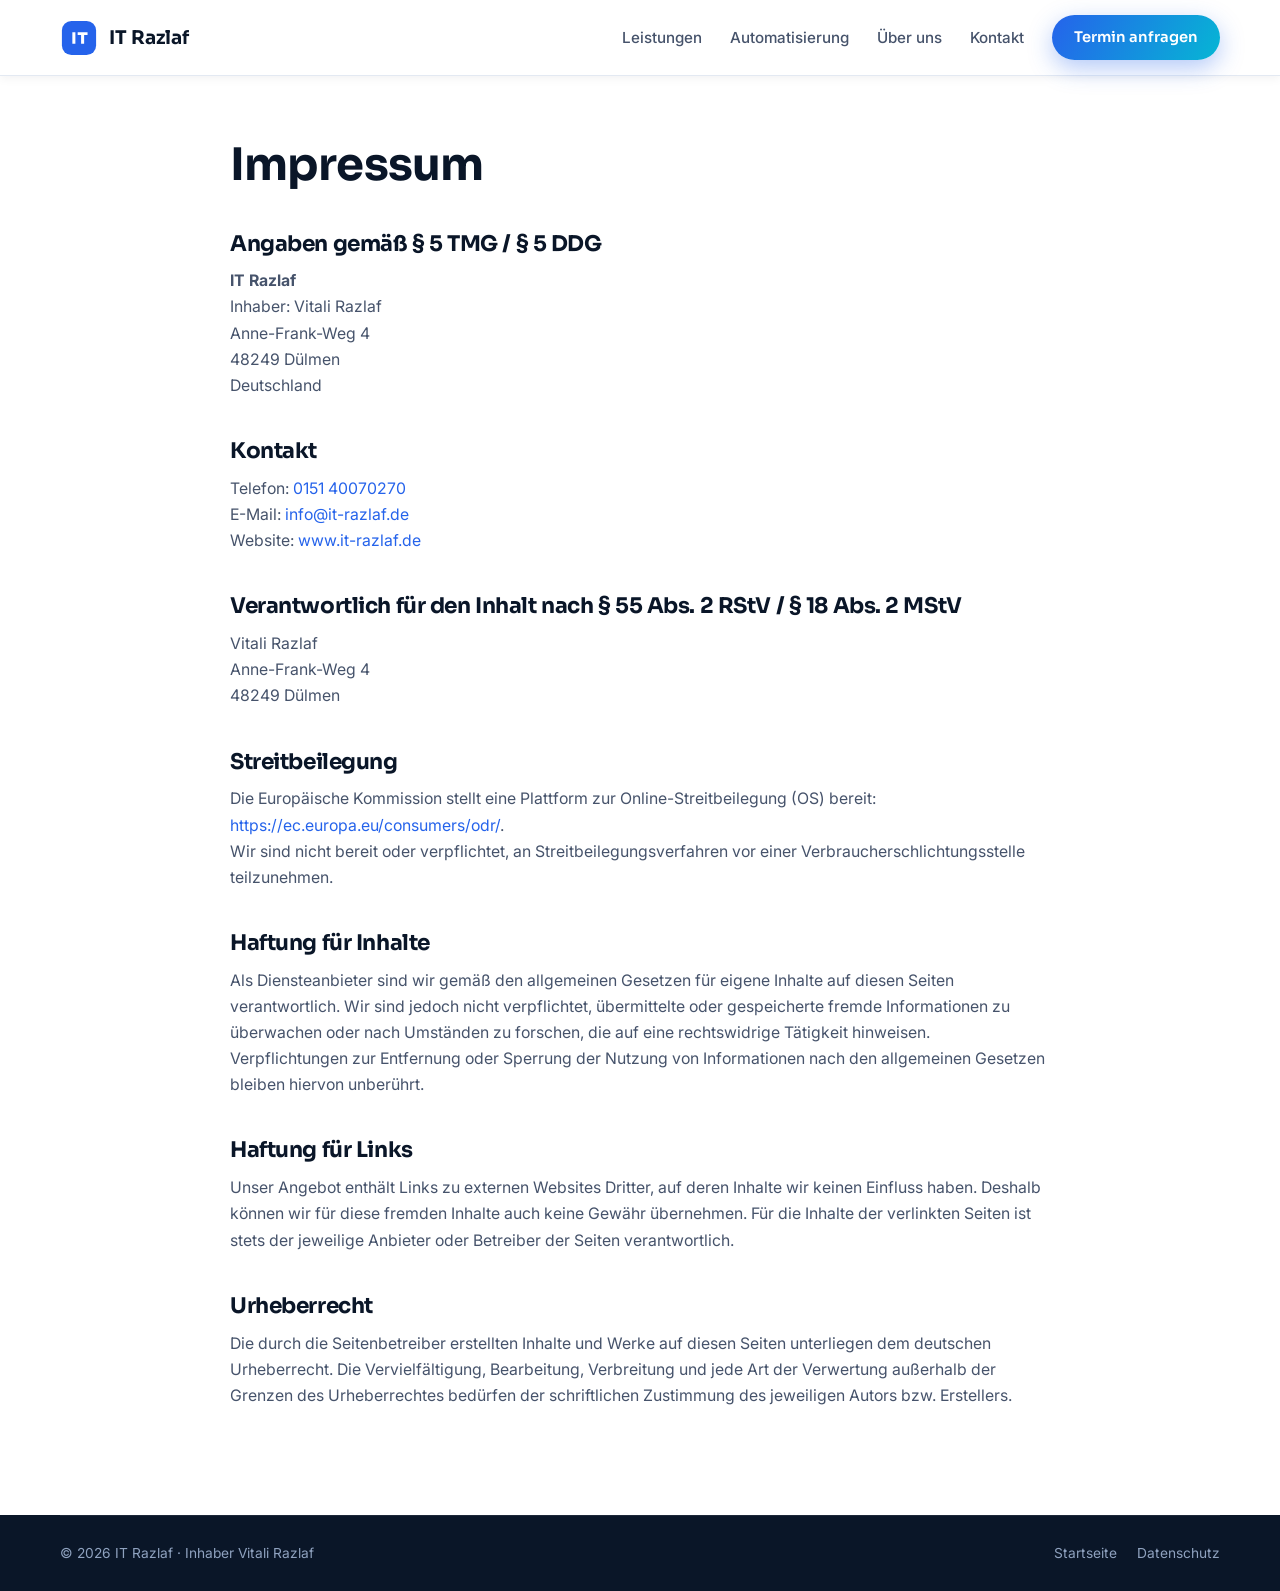
<file: impressum.html>
<!DOCTYPE html>
<html lang="de">
<head>
  <meta charset="UTF-8">
  <meta name="viewport" content="width=device-width, initial-scale=1.0">
  <title>Impressum – IT Razlaf</title>
  <meta name="description" content="Impressum von IT Razlaf, Inhaber Vitali Razlaf, Dülmen.">
  <meta name="robots" content="noindex, follow">
  <link rel="icon" href="assets/favicon.svg" type="image/svg+xml">
  <script>document.documentElement.classList.add("js");</script>
  <link rel="preconnect" href="https://fonts.googleapis.com">
  <link rel="preconnect" href="https://fonts.gstatic.com" crossorigin>
  <link href="https://fonts.googleapis.com/css2?family=Sora:wght@400;500;600;700;800&family=Inter:wght@400;500;600&display=swap" rel="stylesheet">
  <link rel="stylesheet" href="css/style.css">
</head>
<body>

  <header class="nav nav--solid" id="nav">
    <div class="nav__inner container">
      <a href="index.html" class="nav__brand" aria-label="IT Razlaf – Startseite">
        <span class="nav__logo" aria-hidden="true">
          <svg viewBox="0 0 40 40" fill="none"><rect x="2" y="2" width="36" height="36" rx="10" fill="url(#lg)"/><path d="M13 26V14h3.2v12H13zm5.6-12H29v2.8h-3.6V26h-3.2V16.8h-3.6V14z" fill="#fff"/><defs><linearGradient id="lg" x1="2" y1="2" x2="38" y2="38"><stop stop-color="#2563EB"/><stop offset="1" stop-color="#06B6D4"/></linearGradient></defs></svg>
        </span>
        <span class="nav__name">IT&nbsp;Razlaf</span>
      </a>
      <nav class="nav__links" id="navLinks" aria-label="Hauptnavigation">
        <a href="index.html#leistungen">Leistungen</a>
        <a href="index.html#automatisierung">Automatisierung</a>
        <a href="index.html#ueber-uns">Über&nbsp;uns</a>
        <a href="index.html#kontakt">Kontakt</a>
        <a href="index.html#kontakt" class="btn btn--primary btn--nav">Termin&nbsp;anfragen</a>
      </nav>
      <button class="nav__burger" id="navBurger" aria-label="Menü öffnen" aria-expanded="false" aria-controls="navLinks">
        <span></span><span></span><span></span>
      </button>
    </div>
  </header>

  <main class="legal">
    <div class="container container--narrow">
      <h1>Impressum</h1>

      <h2>Angaben gemäß § 5 TMG / § 5 DDG</h2>
      <address>
        <p>
          <strong>IT Razlaf</strong><br>
          Inhaber: Vitali Razlaf<br>
          Anne-Frank-Weg 4<br>
          48249 Dülmen<br>
          Deutschland
        </p>
      </address>

      <h2>Kontakt</h2>
      <p>
        Telefon: <a href="tel:+4915140070270">0151 40070270</a><br>
        E-Mail: <a href="mailto:info@it-razlaf.de">info@it-razlaf.de</a><br>
        Website: <a href="https://www.it-razlaf.de">www.it-razlaf.de</a>
      </p>

      <h2>Verantwortlich für den Inhalt nach § 55 Abs. 2 RStV / § 18 Abs. 2 MStV</h2>
      <p>
        Vitali Razlaf<br>
        Anne-Frank-Weg 4<br>
        48249 Dülmen
      </p>

      <h2>Streitbeilegung</h2>
      <p>
        Die Europäische Kommission stellt eine Plattform zur Online-Streitbeilegung (OS) bereit:
        <a href="https://ec.europa.eu/consumers/odr/" target="_blank" rel="noopener">https://ec.europa.eu/consumers/odr/</a>.<br>
        Wir sind nicht bereit oder verpflichtet, an Streitbeilegungsverfahren vor einer
        Verbraucherschlichtungsstelle teilzunehmen.
      </p>

      <h2>Haftung für Inhalte</h2>
      <p>
        Als Diensteanbieter sind wir gemäß den allgemeinen Gesetzen für eigene Inhalte auf diesen
        Seiten verantwortlich. Wir sind jedoch nicht verpflichtet, übermittelte oder gespeicherte
        fremde Informationen zu überwachen oder nach Umständen zu forschen, die auf eine
        rechtswidrige Tätigkeit hinweisen. Verpflichtungen zur Entfernung oder Sperrung der Nutzung
        von Informationen nach den allgemeinen Gesetzen bleiben hiervon unberührt.
      </p>

      <h2>Haftung für Links</h2>
      <p>
        Unser Angebot enthält Links zu externen Websites Dritter, auf deren Inhalte wir keinen
        Einfluss haben. Deshalb können wir für diese fremden Inhalte auch keine Gewähr übernehmen.
        Für die Inhalte der verlinkten Seiten ist stets der jeweilige Anbieter oder Betreiber der
        Seiten verantwortlich.
      </p>

      <h2>Urheberrecht</h2>
      <p>
        Die durch die Seitenbetreiber erstellten Inhalte und Werke auf diesen Seiten unterliegen dem
        deutschen Urheberrecht. Die Vervielfältigung, Bearbeitung, Verbreitung und jede Art der
        Verwertung außerhalb der Grenzen des Urheberrechtes bedürfen der schriftlichen Zustimmung
        des jeweiligen Autors bzw. Erstellers.
      </p>
    </div>
  </main>

  <footer class="footer">
    <div class="container footer__bottom">
      <span>© <span id="year">2026</span> IT Razlaf · Inhaber Vitali Razlaf</span>
      <nav aria-label="Rechtliches" style="display:flex;gap:20px;">
        <a href="index.html" style="color:#8fa2bf;">Startseite</a>
        <a href="datenschutz.html" style="color:#8fa2bf;">Datenschutz</a>
      </nav>
    </div>
  </footer>

  <script src="js/main.js"></script>
</body>
</html>
</file>
<file: css/style.css>
/* ============================================================
   IT Razlaf – Design System
   ============================================================ */
:root {
  --ink: #0a1628;
  --ink-2: #101f38;
  --body: #46536b;
  --muted: #6b7a94;
  --line: #e3e9f2;
  --bg: #ffffff;
  --bg-tint: #f5f8fc;
  --blue: #2563eb;
  --cyan: #06b6d4;
  --gradient: linear-gradient(120deg, #2563eb, #06b6d4);
  --green: #10b981;
  --radius: 18px;
  --radius-sm: 12px;
  --shadow-sm: 0 2px 10px rgba(10, 22, 40, 0.06);
  --shadow-md: 0 12px 40px rgba(10, 22, 40, 0.1);
  --shadow-lg: 0 24px 70px rgba(10, 22, 40, 0.16);
  --font-head: "Sora", system-ui, sans-serif;
  --font-body: "Inter", system-ui, sans-serif;
  --nav-h: 76px;
}

* { margin: 0; padding: 0; box-sizing: border-box; }

html { scroll-behavior: smooth; scroll-padding-top: calc(var(--nav-h) + 12px); }

body {
  font-family: var(--font-body);
  color: var(--body);
  background: var(--bg);
  line-height: 1.65;
  font-size: 16.5px;
  -webkit-font-smoothing: antialiased;
  overflow-x: hidden;
}

h1, h2, h3, h4 { font-family: var(--font-head); color: var(--ink); line-height: 1.15; letter-spacing: -0.02em; }
h2 { font-size: clamp(1.8rem, 3.4vw, 2.6rem); font-weight: 700; }
h3 { font-size: 1.22rem; font-weight: 600; }
a { color: var(--blue); text-decoration: none; }
img, svg { display: block; max-width: 100%; }
ul { list-style: none; }

.container { width: min(1160px, 100% - 48px); margin-inline: auto; }
.container--narrow { width: min(820px, 100% - 48px); }

.text-gradient {
  background: var(--gradient);
  -webkit-background-clip: text;
  background-clip: text;
  color: transparent;
}

/* ============ Scroll reveal (nur mit JS aktiv, sonst bleibt alles sichtbar) ============ */
.js .reveal { opacity: 0; transform: translateY(26px); transition: opacity 0.7s ease, transform 0.7s cubic-bezier(0.22, 1, 0.36, 1); }
.js .reveal.is-visible { opacity: 1; transform: none; }
@media (prefers-reduced-motion: reduce) {
  html { scroll-behavior: auto; }
  .js .reveal { opacity: 1; transform: none; transition: none; }
  * { animation-duration: 0.01ms !important; animation-iteration-count: 1 !important; }
}

/* ============ Buttons ============ */
.btn {
  display: inline-flex; align-items: center; justify-content: center; gap: 10px;
  font-family: var(--font-head); font-weight: 600; font-size: 0.98rem;
  padding: 13px 26px; border-radius: 999px; border: 0; cursor: pointer;
  transition: transform 0.25s ease, box-shadow 0.25s ease, background 0.25s ease, border-color 0.25s ease;
  white-space: nowrap;
}
.btn svg { width: 18px; height: 18px; flex: none; transition: transform 0.25s ease; }
.btn:hover svg { transform: translateX(3px); }
.btn--lg { padding: 16px 32px; font-size: 1.02rem; }
.btn--block { width: 100%; }
.btn--primary {
  color: #fff; background: var(--gradient);
  box-shadow: 0 8px 24px rgba(37, 99, 235, 0.35);
}
.btn--primary:hover { transform: translateY(-2px); box-shadow: 0 14px 34px rgba(37, 99, 235, 0.45); }
.btn--ghost {
  color: #fff; background: rgba(255, 255, 255, 0.08);
  border: 1px solid rgba(255, 255, 255, 0.22);
  backdrop-filter: blur(8px);
}
.btn--ghost:hover { background: rgba(255, 255, 255, 0.16); transform: translateY(-2px); }
.btn--light { color: var(--ink); background: #fff; box-shadow: 0 8px 24px rgba(0, 0, 0, 0.18); }
.btn--light:hover { transform: translateY(-2px); }
.btn--outline-light { color: #fff; background: transparent; border: 1.5px solid rgba(255, 255, 255, 0.5); }
.btn--outline-light:hover { border-color: #fff; background: rgba(255, 255, 255, 0.08); }
.btn--nav { padding: 10px 22px; font-size: 0.92rem; }

/* ============ Navigation ============ */
.nav {
  position: fixed; inset: 0 0 auto 0; z-index: 100; height: var(--nav-h);
  transition: background 0.3s ease, box-shadow 0.3s ease, border-color 0.3s ease;
  border-bottom: 1px solid transparent;
}
.nav.is-scrolled {
  background: rgba(255, 255, 255, 0.88);
  backdrop-filter: blur(14px);
  -webkit-backdrop-filter: blur(14px);
  border-color: var(--line);
  box-shadow: var(--shadow-sm);
}
.nav__inner { height: 100%; display: flex; align-items: center; justify-content: space-between; gap: 24px; }
.nav__brand { display: inline-flex; align-items: center; gap: 11px; }
.nav__logo { width: 38px; height: 38px; }
.nav__name { font-family: var(--font-head); font-weight: 700; font-size: 1.18rem; color: #fff; transition: color 0.3s ease; }
.nav.is-scrolled .nav__name { color: var(--ink); }
.nav__links { display: flex; align-items: center; gap: 28px; }
.nav__links > a:not(.btn) {
  font-weight: 500; font-size: 0.95rem; color: rgba(255, 255, 255, 0.85);
  transition: color 0.25s ease;
}
.nav__links > a:not(.btn):hover { color: #fff; }
.nav.is-scrolled .nav__links > a:not(.btn) { color: var(--body); }
.nav.is-scrolled .nav__links > a:not(.btn):hover { color: var(--blue); }
.nav__burger { display: none; background: none; border: 0; cursor: pointer; padding: 8px; }
.nav__burger span {
  display: block; width: 24px; height: 2px; margin: 5px 0; border-radius: 2px;
  background: #fff; transition: transform 0.3s ease, opacity 0.3s ease, background 0.3s ease;
}
.nav.is-scrolled .nav__burger span, .nav.is-open .nav__burger span { background: var(--ink); }

/* ============ Hero ============ */
.hero {
  position: relative; overflow: hidden;
  background: radial-gradient(ellipse at 70% -10%, #14295c 0%, var(--ink) 55%);
  color: #fff;
  padding: calc(var(--nav-h) + 72px) 0 96px;
}
.hero__bg { position: absolute; inset: 0; pointer-events: none; }
.hero__glow { position: absolute; border-radius: 50%; filter: blur(90px); opacity: 0.5; }
.hero__glow--1 { width: 560px; height: 560px; background: #2563eb; top: -180px; right: -120px; animation: drift 14s ease-in-out infinite alternate; }
.hero__glow--2 { width: 420px; height: 420px; background: #06b6d4; bottom: -200px; left: -140px; opacity: 0.3; animation: drift 18s ease-in-out infinite alternate-reverse; }
@keyframes drift { from { transform: translate(0, 0) scale(1); } to { transform: translate(-40px, 40px) scale(1.08); } }
.hero__grid {
  position: absolute; inset: 0;
  background-image: linear-gradient(rgba(255,255,255,0.045) 1px, transparent 1px),
                    linear-gradient(90deg, rgba(255,255,255,0.045) 1px, transparent 1px);
  background-size: 56px 56px;
  mask-image: radial-gradient(ellipse at 50% 0%, #000 30%, transparent 75%);
  -webkit-mask-image: radial-gradient(ellipse at 50% 0%, #000 30%, transparent 75%);
}
.hero__inner {
  position: relative; display: grid; grid-template-columns: 1.15fr 0.85fr;
  gap: 64px; align-items: center;
}
.badge {
  display: inline-flex; align-items: center; gap: 9px;
  font-size: 0.86rem; font-weight: 500; color: #bcd3ff;
  background: rgba(37, 99, 235, 0.16); border: 1px solid rgba(120, 160, 255, 0.3);
  padding: 8px 16px; border-radius: 999px; margin-bottom: 26px;
}
.badge__dot { width: 8px; height: 8px; border-radius: 50%; background: var(--green); box-shadow: 0 0 0 0 rgba(16, 185, 129, 0.6); animation: pulse 2s infinite; }
@keyframes pulse { 70% { box-shadow: 0 0 0 9px rgba(16, 185, 129, 0); } }
.hero__title { font-size: clamp(2.4rem, 5.2vw, 3.9rem); font-weight: 800; color: #fff; margin-bottom: 22px; }
.hero__lead { font-size: 1.13rem; color: #b6c3d9; max-width: 560px; margin-bottom: 34px; }
.hero__actions { display: flex; flex-wrap: wrap; gap: 14px; margin-bottom: 52px; }

.hero__stats { display: flex; gap: 44px; flex-wrap: wrap; }
.stat__value, .stat__suffix {
  font-family: var(--font-head); font-size: 2rem; font-weight: 700; color: #fff;
}
.stat__value--text { font-size: 1.6rem; line-height: 1.45; }
.stat__label { display: block; font-size: 0.87rem; color: #8fa2bf; margin-top: 2px; }

/* Hero visual cards */
.hero__visual { position: relative; }
.hero__card {
  background: rgba(255, 255, 255, 0.06);
  border: 1px solid rgba(255, 255, 255, 0.14);
  border-radius: var(--radius);
  backdrop-filter: blur(14px);
  -webkit-backdrop-filter: blur(14px);
  box-shadow: 0 30px 60px rgba(0, 0, 0, 0.35);
}
.hero__card--main { padding: 22px 24px 26px; }
.hero__card-head { display: flex; align-items: center; gap: 7px; padding-bottom: 16px; border-bottom: 1px solid rgba(255,255,255,0.1); }
.hero__card-dot { width: 11px; height: 11px; border-radius: 50%; background: rgba(255,255,255,0.22); }
.hero__card-dot:first-child { background: #ff5f57; } .hero__card-dot:nth-child(2) { background: #febc2e; } .hero__card-dot:nth-child(3) { background: #28c840; }
.hero__card-title { margin-left: 10px; font-family: ui-monospace, monospace; font-size: 0.82rem; color: #8fa2bf; }
.hero__card-list { padding-top: 16px; display: grid; gap: 13px; }
.hero__card-list li { display: flex; align-items: baseline; gap: 10px; font-size: 0.95rem; color: #dbe4f2; }
.hero__card-list em { margin-left: auto; font-style: normal; font-size: 0.83rem; color: #8fa2bf; }
.hero__card-list .ok { color: var(--green); font-size: 0.8rem; }
.hero__card-list .run { color: var(--cyan); font-size: 0.8rem; animation: blink 1.4s infinite; }
@keyframes blink { 50% { opacity: 0.35; } }
.hero__card--float {
  position: absolute; right: -18px; bottom: -58px;
  display: flex; align-items: center; gap: 14px;
  padding: 16px 20px; animation: floaty 5s ease-in-out infinite;
}
.hero__card--float svg { width: 34px; height: 34px; }
.hero__card--float strong { display: block; font-family: var(--font-head); color: #fff; font-size: 1.02rem; }
.hero__card--float span { font-size: 0.82rem; color: #8fa2bf; }
@keyframes floaty { 50% { transform: translateY(-10px); } }

/* ============ Trust bar ============ */
.trust { border-bottom: 1px solid var(--line); background: var(--bg); }
.trust__inner { display: flex; align-items: center; gap: 36px; padding: 26px 0; flex-wrap: wrap; }
.trust__label { font-size: 0.82rem; font-weight: 600; text-transform: uppercase; letter-spacing: 0.08em; color: var(--muted); }
.trust__items { display: flex; gap: 32px; flex-wrap: wrap; }
.trust__items li { display: flex; align-items: center; gap: 10px; font-weight: 500; font-size: 0.95rem; color: var(--ink-2); }
.trust__items svg { width: 21px; height: 21px; color: var(--blue); flex: none; }

/* ============ Sections ============ */
.section { padding: 104px 0; }
.section--tint { background: var(--bg-tint); }
.section__head { max-width: 640px; margin-bottom: 56px; }
.section__head p { margin-top: 16px; font-size: 1.06rem; }
.eyebrow {
  display: inline-block; font-family: var(--font-head); font-size: 0.82rem; font-weight: 600;
  text-transform: uppercase; letter-spacing: 0.12em; color: var(--blue); margin-bottom: 14px;
}
.eyebrow--light { color: #7dd3fc; }

/* ============ Cards (Leistungen) ============ */
.cards { display: grid; grid-template-columns: repeat(3, 1fr); gap: 26px; }
.card {
  position: relative; background: #fff; border: 1px solid var(--line);
  border-radius: var(--radius); padding: 32px 28px;
  transition: transform 0.3s ease, box-shadow 0.3s ease, border-color 0.3s ease;
}
.card:hover { transform: translateY(-6px); box-shadow: var(--shadow-md); border-color: #c9d8ef; }
.card__icon {
  width: 52px; height: 52px; border-radius: 14px; display: grid; place-items: center;
  background: linear-gradient(135deg, rgba(37, 99, 235, 0.1), rgba(6, 182, 212, 0.1));
  color: var(--blue); margin-bottom: 20px;
}
.card__icon svg { width: 26px; height: 26px; }
.card h3 { margin-bottom: 12px; }
.card p { font-size: 0.96rem; margin-bottom: 16px; }
.card__list { display: grid; gap: 8px; }
.card__list li { position: relative; padding-left: 24px; font-size: 0.92rem; color: var(--ink-2); font-weight: 500; }
.card__list li::before {
  content: ""; position: absolute; left: 0; top: 7px; width: 14px; height: 8px;
  border-left: 2px solid var(--cyan); border-bottom: 2px solid var(--cyan);
  transform: rotate(-45deg) scale(0.85);
}
.card--highlight {
  background: radial-gradient(ellipse at top right, #14295c, var(--ink));
  border-color: rgba(120, 160, 255, 0.25);
}
.card--highlight h3 { color: #fff; }
.card--highlight p { color: #b6c3d9; }
.card--highlight .card__icon { background: var(--gradient); color: #fff; }
.card--highlight .card__list li { color: #dbe4f2; }
.card__link {
  display: inline-flex; align-items: center; gap: 8px; margin-top: 18px;
  font-family: var(--font-head); font-weight: 600; font-size: 0.94rem; color: #7dd3fc;
}
.card__link svg { width: 16px; height: 16px; transition: transform 0.25s ease; }
.card__link:hover svg { transform: translateX(4px); }

/* ============ Dark section (Automatisierung) ============ */
.section--dark {
  position: relative; overflow: hidden; color: #b6c3d9;
  background: radial-gradient(ellipse at 20% 0%, #14295c 0%, var(--ink) 60%);
}
.section--dark h2 { color: #fff; }
.section--dark__glow {
  position: absolute; width: 520px; height: 520px; border-radius: 50%;
  background: #2563eb; filter: blur(130px); opacity: 0.25; right: -160px; top: -160px;
}
.split { position: relative; display: grid; grid-template-columns: 1.05fr 0.95fr; gap: 72px; align-items: center; }
.split__text p { margin-top: 16px; font-size: 1.05rem; }
.split__text .btn { margin-top: 32px; }
.checklist { margin-top: 28px; display: grid; gap: 20px; }
.checklist li { position: relative; padding-left: 40px; }
.checklist li::before {
  content: ""; position: absolute; left: 0; top: 4px; width: 26px; height: 26px;
  border-radius: 50%; background: var(--gradient);
  mask: none;
}
.checklist li::after {
  content: ""; position: absolute; left: 7px; top: 11px; width: 12px; height: 7px;
  border-left: 2.5px solid #fff; border-bottom: 2.5px solid #fff; transform: rotate(-45deg);
}
.checklist strong { display: block; color: #fff; font-family: var(--font-head); font-size: 1.02rem; margin-bottom: 3px; }
.checklist span { font-size: 0.94rem; }

/* Flow visual */
.flow {
  display: grid; justify-items: center; gap: 0;
  background: rgba(255, 255, 255, 0.05);
  border: 1px solid rgba(255, 255, 255, 0.12);
  border-radius: var(--radius); padding: 36px 28px;
  backdrop-filter: blur(10px);
}
.flow__node {
  display: flex; align-items: center; gap: 10px;
  background: rgba(255, 255, 255, 0.08); border: 1px solid rgba(255, 255, 255, 0.16);
  color: #eaf1fb; font-weight: 500; font-size: 0.95rem;
  padding: 13px 22px; border-radius: 12px;
}
.flow__node--ai { background: rgba(37, 99, 235, 0.28); border-color: rgba(120, 160, 255, 0.45); }
.flow__node--done { background: rgba(16, 185, 129, 0.18); border-color: rgba(16, 185, 129, 0.4); }
.flow__node--sm { padding: 10px 16px; font-size: 0.88rem; }
.flow__row { display: flex; gap: 12px; flex-wrap: wrap; justify-content: center; }
.flow__arrow { width: 2px; height: 26px; background: linear-gradient(to bottom, rgba(125, 211, 252, 0.7), rgba(125, 211, 252, 0.15)); margin: 6px 0; }
.flow__icon { font-size: 1.05rem; }

/* ============ Steps ============ */
.steps { display: grid; grid-template-columns: repeat(3, 1fr); gap: 26px; counter-reset: step; }
.step {
  position: relative; padding: 34px 30px; border-radius: var(--radius);
  background: var(--bg-tint); border: 1px solid var(--line);
  transition: transform 0.3s ease, box-shadow 0.3s ease;
}
.step:hover { transform: translateY(-5px); box-shadow: var(--shadow-md); }
.step__num {
  font-family: var(--font-head); font-size: 2.6rem; font-weight: 800;
  background: var(--gradient); -webkit-background-clip: text; background-clip: text; color: transparent;
  display: block; margin-bottom: 14px; opacity: 0.9;
}
.step h3 { margin-bottom: 10px; }
.step p { font-size: 0.96rem; }

/* ============ Über uns ============ */
.split--about { grid-template-columns: 0.85fr 1.15fr; }
.about-card {
  background: #fff; border: 1px solid var(--line); border-radius: var(--radius);
  padding: 40px 36px; text-align: center; box-shadow: var(--shadow-md);
}
.about-card__avatar {
  width: 92px; height: 92px; margin: 0 auto 20px; border-radius: 50%;
  display: grid; place-items: center; color: #fff; background: var(--gradient);
  box-shadow: 0 12px 30px rgba(37, 99, 235, 0.35);
}
.about-card__avatar svg { width: 44px; height: 44px; }
.about-card h3 { font-size: 1.35rem; }
.about-card__role { display: block; font-size: 0.9rem; font-weight: 600; color: var(--blue); margin: 4px 0 18px; }
.about-card p { font-size: 0.97rem; font-style: italic; }
.about-card__contact { margin-top: 22px; padding-top: 22px; border-top: 1px solid var(--line); display: grid; gap: 6px; }
.about-card__contact a { font-weight: 600; }
.pills { display: flex; flex-wrap: wrap; gap: 10px; margin-top: 26px; }
.pill {
  font-size: 0.88rem; font-weight: 500; color: var(--ink-2);
  background: #fff; border: 1px solid var(--line); border-radius: 999px; padding: 8px 16px;
  box-shadow: var(--shadow-sm);
}

/* ============ FAQ ============ */
.faq { display: grid; gap: 14px; }
.faq__item {
  background: #fff; border: 1px solid var(--line); border-radius: var(--radius-sm);
  padding: 0 24px; transition: border-color 0.25s ease, box-shadow 0.25s ease;
}
.faq__item[open] { border-color: #c9d8ef; box-shadow: var(--shadow-sm); }
.faq__item summary {
  display: flex; align-items: center; justify-content: space-between; gap: 16px;
  padding: 20px 0; cursor: pointer; list-style: none;
  font-family: var(--font-head); font-weight: 600; font-size: 1.02rem; color: var(--ink);
}
.faq__item summary::-webkit-details-marker { display: none; }
.faq__chevron { position: relative; width: 22px; height: 22px; flex: none; }
.faq__chevron::before {
  content: ""; position: absolute; left: 5px; top: 6px; width: 10px; height: 10px;
  border-right: 2px solid var(--blue); border-bottom: 2px solid var(--blue);
  transform: rotate(45deg); transition: transform 0.3s ease;
}
.faq__item[open] .faq__chevron::before { transform: rotate(-135deg) translate(-2px, -2px); }
.faq__item p { padding: 0 0 22px; font-size: 0.97rem; }

/* ============ CTA banner ============ */
.cta { padding: 0 0 104px; }
.cta__box {
  position: relative; overflow: hidden; text-align: center;
  background: radial-gradient(ellipse at 50% -40%, #1d4ed8 0%, var(--ink) 70%);
  border-radius: 26px; padding: 74px 40px; color: #b6c3d9;
}
.cta__glow {
  position: absolute; width: 460px; height: 460px; border-radius: 50%;
  background: var(--cyan); filter: blur(140px); opacity: 0.2; left: 50%; top: -230px; transform: translateX(-50%);
}
.cta__box h2 { color: #fff; position: relative; }
.cta__box p { position: relative; margin: 14px auto 32px; max-width: 480px; font-size: 1.06rem; }
.cta__actions { position: relative; display: flex; justify-content: center; gap: 14px; flex-wrap: wrap; }

/* ============ Kontakt ============ */
.split--contact { align-items: start; }
.contact-list { margin-top: 32px; display: grid; gap: 22px; }
.contact-list li { display: flex; gap: 16px; align-items: center; }
.contact-list__icon {
  width: 48px; height: 48px; flex: none; border-radius: 13px; display: grid; place-items: center;
  background: linear-gradient(135deg, rgba(37, 99, 235, 0.1), rgba(6, 182, 212, 0.1));
  color: var(--blue);
}
.contact-list__icon svg { width: 23px; height: 23px; }
.contact-list strong { display: block; font-family: var(--font-head); font-size: 0.95rem; color: var(--ink); }
.contact-list a, .contact-list li > div > span { font-size: 0.97rem; }

.form {
  background: #fff; border: 1px solid var(--line); border-radius: var(--radius);
  padding: 36px 32px; box-shadow: var(--shadow-lg);
}
.form h3 { margin-bottom: 24px; font-size: 1.3rem; }
.form__row { display: grid; grid-template-columns: 1fr 1fr; gap: 16px; }
.form__field { display: block; margin-bottom: 16px; }
.form__field span { display: block; font-size: 0.88rem; font-weight: 600; color: var(--ink); margin-bottom: 7px; }
.form__field input, .form__field textarea {
  width: 100%; font: inherit; font-size: 0.97rem; color: var(--ink);
  border: 1.5px solid var(--line); border-radius: 11px; padding: 13px 15px;
  background: var(--bg-tint); transition: border-color 0.25s ease, box-shadow 0.25s ease, background 0.25s ease;
}
.form__field textarea { resize: vertical; min-height: 110px; }
.form__field input:focus, .form__field textarea:focus {
  outline: none; border-color: var(--blue); background: #fff;
  box-shadow: 0 0 0 4px rgba(37, 99, 235, 0.12);
}
.form__hint { margin-top: 16px; font-size: 0.82rem; color: var(--muted); }
.form__status { margin-top: 14px; font-size: 0.92rem; font-weight: 500; }
.form__status:empty { display: none; }
.form__status--ok { color: var(--green); }
.form__status--error { color: #dc2626; }
.btn:disabled { opacity: 0.6; cursor: default; transform: none; }

/* ============ Footer ============ */
.footer { background: var(--ink); color: #8fa2bf; }
.footer__inner {
  display: grid; grid-template-columns: 1.4fr 1fr 1fr 0.8fr; gap: 48px;
  padding: 72px 0 48px;
}
.footer__brand p { margin-top: 18px; font-size: 0.94rem; max-width: 300px; }
.footer .nav__name { color: #fff; }
.footer__col { display: grid; gap: 11px; align-content: start; }
.footer__col h4 { color: #fff; font-size: 0.98rem; margin-bottom: 6px; }
.footer__col a, .footer__col span { color: #8fa2bf; font-size: 0.94rem; transition: color 0.25s ease; }
.footer__col a:hover { color: #fff; }
.footer__bottom {
  display: flex; align-items: center; justify-content: space-between; gap: 20px;
  padding: 26px 0; border-top: 1px solid rgba(255, 255, 255, 0.08); font-size: 0.86rem;
}
.footer__top {
  width: 42px; height: 42px; border-radius: 50%; display: grid; place-items: center;
  background: rgba(255, 255, 255, 0.07); border: 1px solid rgba(255, 255, 255, 0.14); color: #fff;
  transition: background 0.25s ease, transform 0.25s ease;
}
.footer__top:hover { background: var(--blue); transform: translateY(-3px); }
.footer__top svg { width: 18px; height: 18px; }

/* ============ WhatsApp FAB ============ */
.whatsapp-fab {
  position: fixed; right: 22px; bottom: 22px; z-index: 90;
  width: 58px; height: 58px; border-radius: 50%; display: grid; place-items: center;
  background: #25d366; color: #fff; box-shadow: 0 10px 30px rgba(37, 211, 102, 0.45);
  transition: transform 0.25s ease, box-shadow 0.25s ease;
}
.whatsapp-fab:hover { transform: scale(1.08); box-shadow: 0 14px 38px rgba(37, 211, 102, 0.55); }
.whatsapp-fab svg { width: 30px; height: 30px; }

/* ============ Legal pages ============ */
.legal { padding: calc(var(--nav-h) + 64px) 0 96px; }
.legal h1 { font-size: clamp(2rem, 4vw, 2.8rem); margin-bottom: 12px; }
.legal .legal__updated { color: var(--muted); font-size: 0.9rem; margin-bottom: 40px; display: block; }
.legal h2 { font-size: 1.35rem; margin: 40px 0 12px; }
.legal h3 { font-size: 1.08rem; margin: 26px 0 8px; }
.legal p, .legal li { font-size: 0.99rem; margin-bottom: 10px; }
.legal ul { list-style: disc; padding-left: 22px; }
.legal address { font-style: normal; }
.nav--solid { background: #fff; border-color: var(--line); box-shadow: var(--shadow-sm); }
.nav--solid .nav__name { color: var(--ink); }
.nav--solid .nav__links > a:not(.btn) { color: var(--body); }
.nav--solid .nav__links > a:not(.btn):hover { color: var(--blue); }
.nav--solid .nav__burger span { background: var(--ink); }

/* ============ Responsive ============ */
@media (max-width: 1024px) {
  .hero__inner { grid-template-columns: 1fr; gap: 56px; }
  .hero__visual { max-width: 520px; }
  .cards { grid-template-columns: repeat(2, 1fr); }
  .split, .split--about { grid-template-columns: 1fr; gap: 48px; }
  .split--about .split__visual { order: 2; }
  .footer__inner { grid-template-columns: 1fr 1fr; gap: 36px; }
}

@media (max-width: 720px) {
  .section { padding: 72px 0; }
  .cards, .steps { grid-template-columns: 1fr; }
  .form__row { grid-template-columns: 1fr; gap: 0; }
  .hero { padding-bottom: 72px; }
  .hero__stats { gap: 28px; }
  .hero__card--float { right: 0; bottom: -28px; }
  .trust__inner { gap: 18px; }
  .trust__items { gap: 16px; }
  .footer__inner { grid-template-columns: 1fr; gap: 32px; padding: 56px 0 36px; }
  .footer__bottom { flex-direction: column-reverse; text-align: center; }

  /* Mobile nav */
  .nav__burger { display: block; }
  .nav__links {
    position: fixed; top: var(--nav-h); left: 0; right: 0;
    flex-direction: column; align-items: stretch; gap: 0;
    background: #fff; border-bottom: 1px solid var(--line);
    box-shadow: var(--shadow-md);
    padding: 12px 24px 24px;
    transform: translateY(-12px); opacity: 0; visibility: hidden;
    transition: transform 0.3s ease, opacity 0.3s ease, visibility 0.3s;
  }
  .nav.is-open .nav__links { transform: none; opacity: 1; visibility: visible; }
  .nav__links > a:not(.btn) { color: var(--ink) !important; padding: 14px 4px; font-size: 1.05rem; border-bottom: 1px solid var(--line); }
  .nav__links .btn--nav { margin-top: 16px; justify-content: center; }
  .nav.is-open { background: #fff; border-color: var(--line); }
  .nav.is-open .nav__name { color: var(--ink); }
  .nav.is-open .nav__burger span:nth-child(1) { transform: translateY(7px) rotate(45deg); }
  .nav.is-open .nav__burger span:nth-child(2) { opacity: 0; }
  .nav.is-open .nav__burger span:nth-child(3) { transform: translateY(-7px) rotate(-45deg); }
}
</file>
